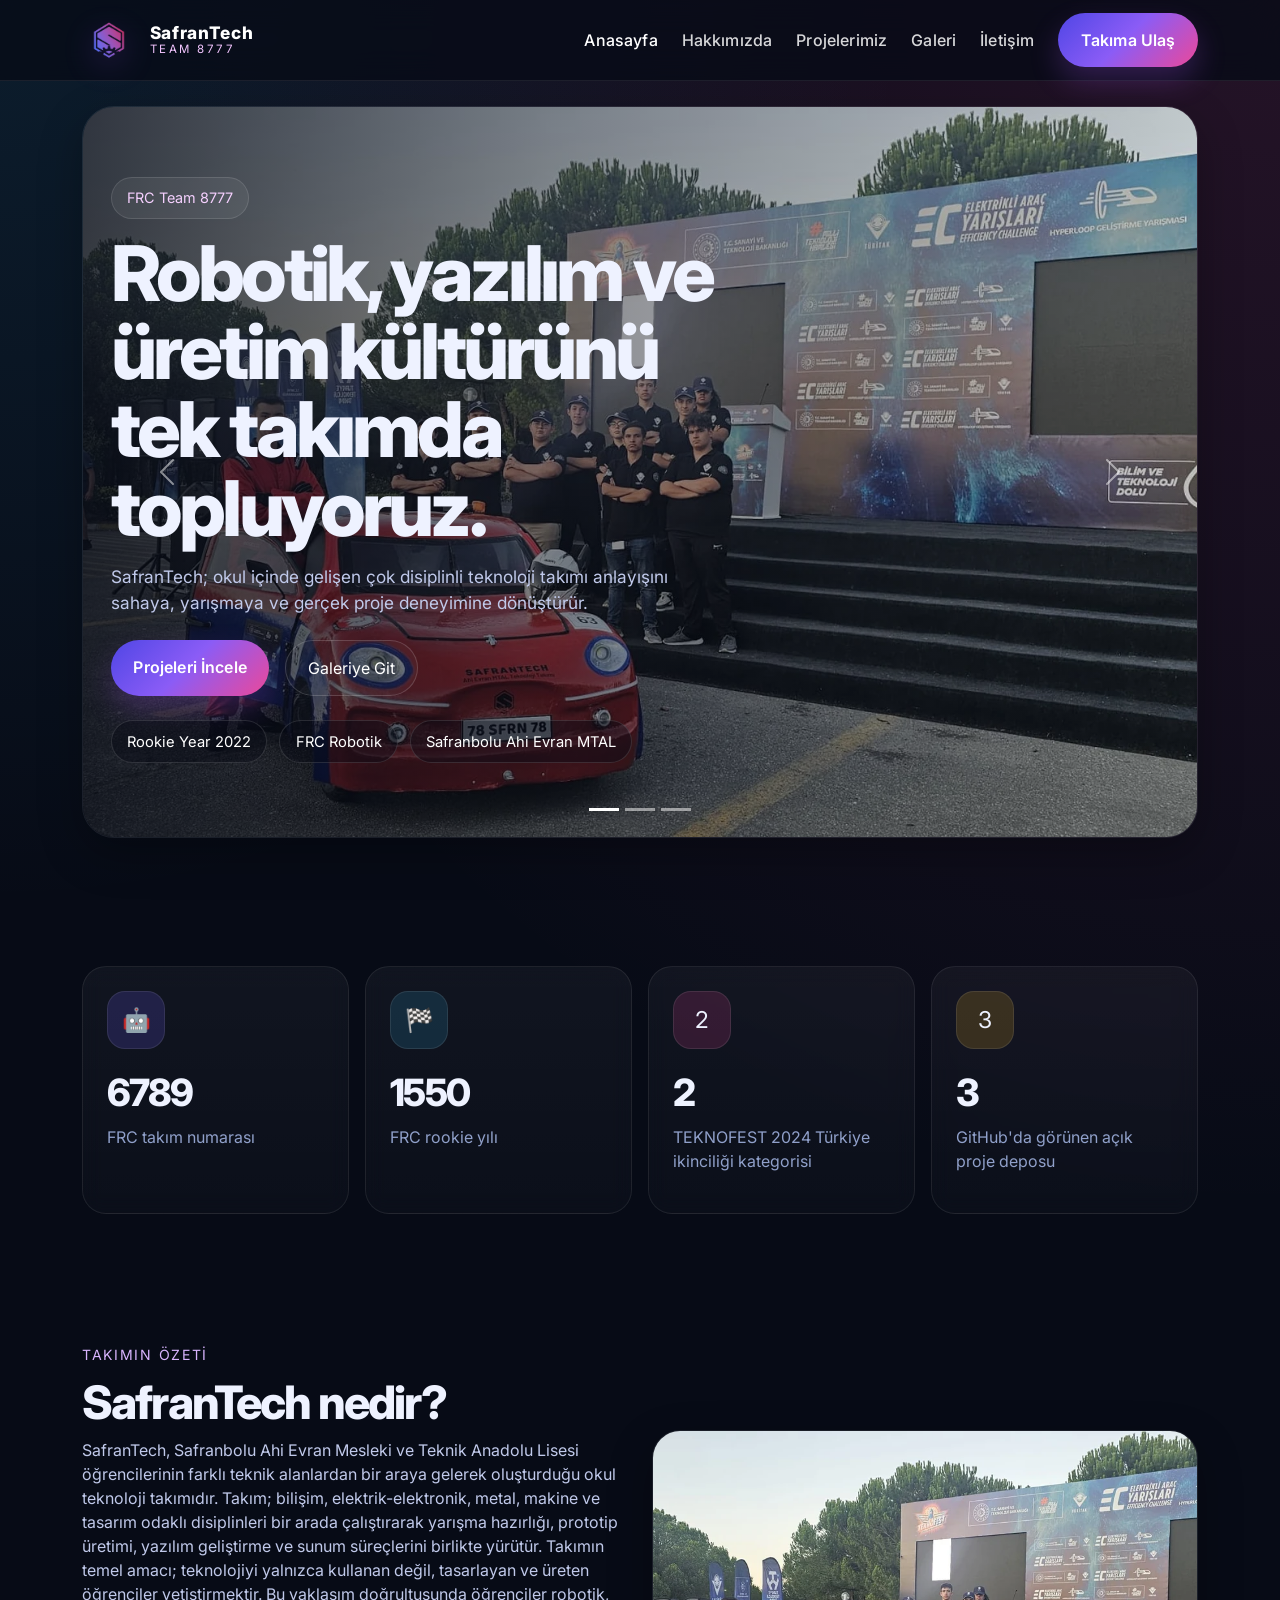
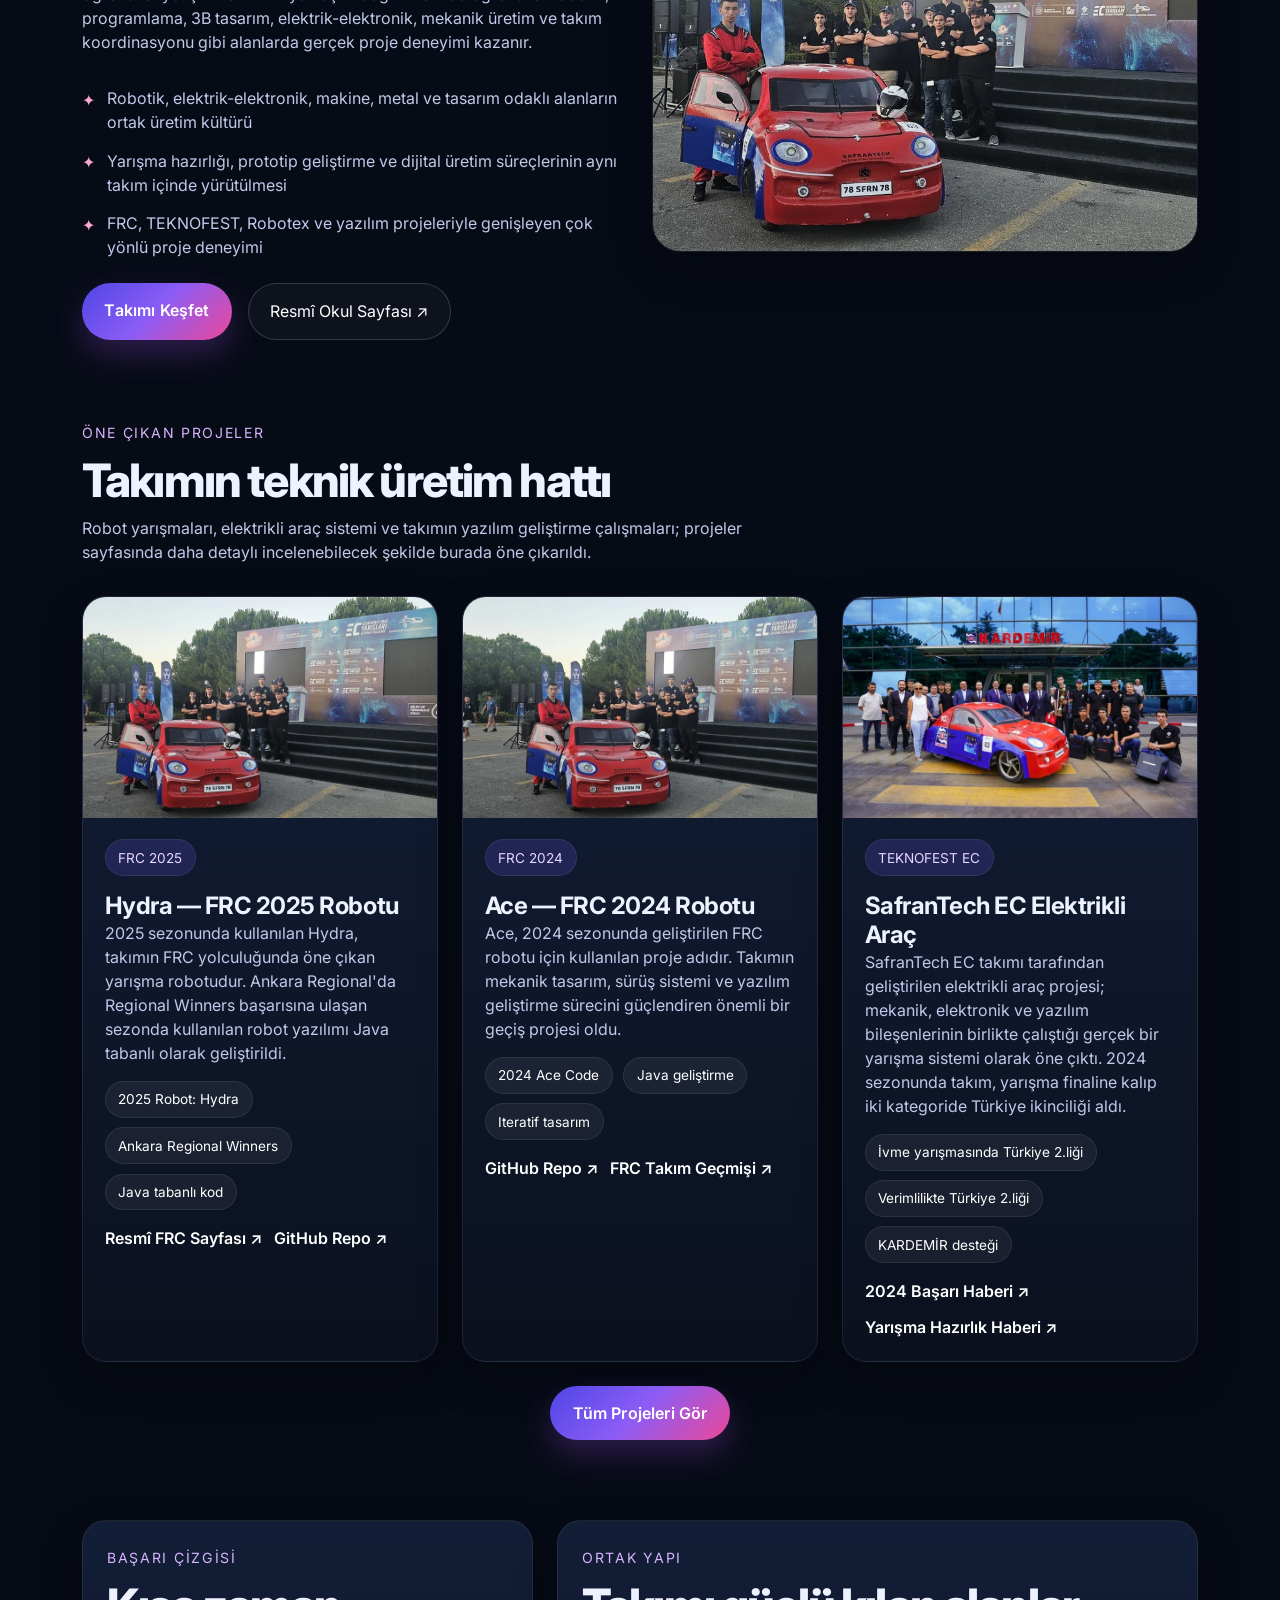
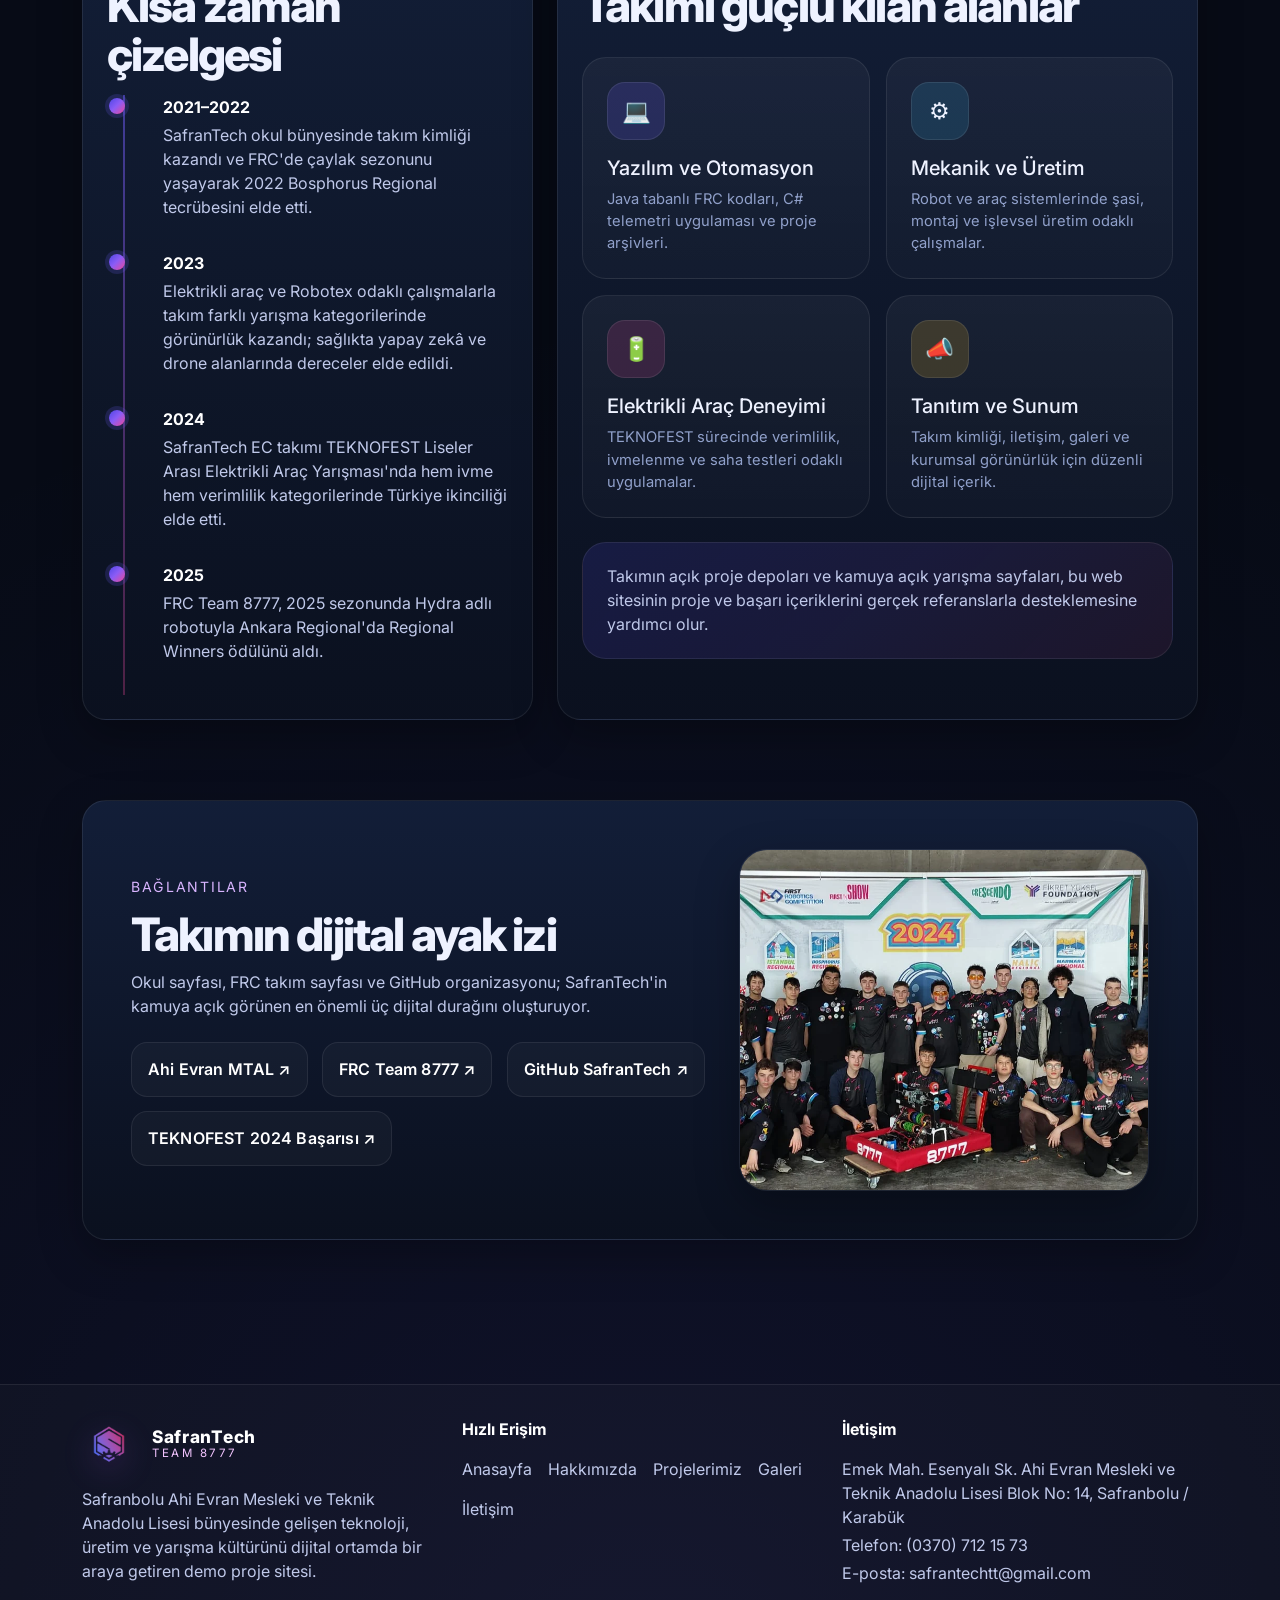
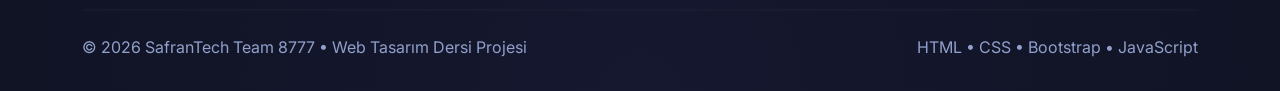
<file: index.html>
<!doctype html>
<html lang="tr">
<head>
  <meta charset="utf-8">
  <meta name="viewport" content="width=device-width, initial-scale=1">
  <title>SafranTech Team 8777 | Anasayfa</title>
  <meta name="description" content="SafranTech Team 8777 için hazırlanan, projeler, galeri, takım hikâyesi ve iletişim bilgilerini içeren premium web sitesi.">
  <link rel="icon" type="image/png" href="assets/img/logos/favicon.png">
  <link rel="preconnect" href="https://fonts.googleapis.com">
  <link rel="preconnect" href="https://fonts.gstatic.com" crossorigin>
  <link href="https://fonts.googleapis.com/css2?family=Inter:wght@400;500;600;700;800&display=swap" rel="stylesheet">
  <link href="https://cdn.jsdelivr.net/npm/bootstrap@5.3.3/dist/css/bootstrap.min.css" rel="stylesheet">
  <link rel="stylesheet" href="css/style.css">
</head>
<body>
<nav class="navbar navbar-expand-lg site-navbar fixed-top">
  <div class="container">
    <a class="navbar-brand" href="index.html" aria-label="SafranTech anasayfa">
      <img class="brand-logo" src="assets/img/logos/safrantech-logo.png" alt="SafranTech Team 8777 logosu">
      <div class="brand-text">
        <strong>SafranTech</strong>
        <span>Team 8777</span>
      </div>
    </a>
    <button class="navbar-toggler border-0 shadow-none" type="button" data-bs-toggle="collapse" data-bs-target="#mainNav" aria-label="Menüyü aç">
      <span class="navbar-toggler-icon" style="filter:invert(1);"></span>
    </button>
    <div class="collapse navbar-collapse" id="mainNav">
      <ul class="navbar-nav ms-auto align-items-lg-center gap-lg-2">
        <li class="nav-item"><a class="nav-link active" href="index.html">Anasayfa</a></li>
        <li class="nav-item"><a class="nav-link" href="about.html">Hakkımızda</a></li>
        <li class="nav-item"><a class="nav-link" href="projects.html">Projelerimiz</a></li>
        <li class="nav-item"><a class="nav-link" href="gallery.html">Galeri</a></li>
        <li class="nav-item"><a class="nav-link" href="contact.html">İletişim</a></li>
        <li class="nav-item ms-lg-2">
          <a class="btn btn-premium" href="contact.html">Takıma Ulaş</a>
        </li>
      </ul>
    </div>
  </div>
</nav>

<main>
  
<section class="section-space pt-4">
  <div class="container">
    <div class="hero-wrap">
      <div id="heroCarousel" class="carousel slide carousel-fade" data-bs-ride="carousel" data-bs-interval="4500">
        <div class="carousel-indicators"><button type="button" data-bs-target="#heroCarousel" data-bs-slide-to="0" class="active" aria-label="Slide 1"></button><button type="button" data-bs-target="#heroCarousel" data-bs-slide-to="1" class="" aria-label="Slide 2"></button><button type="button" data-bs-target="#heroCarousel" data-bs-slide-to="2" class="" aria-label="Slide 3"></button></div>
        <div class="carousel-inner">
          
        <div class="carousel-item active" style="background-image:url('assets/img/hero/hero-frc.webp');">
          <div class="hero-overlay"></div>
          <div class="container h-100 d-flex align-items-center">
            <div class="hero-content">
              <span class="eyebrow">FRC Team 8777</span>
              <h1 class="hero-title">Robotik, yazılım ve üretim kültürünü tek takımda topluyoruz.</h1>
              <p class="hero-text">SafranTech; okul içinde gelişen çok disiplinli teknoloji takımı anlayışını sahaya, yarışmaya ve gerçek proje deneyimine dönüştürür.</p>
              <div class="d-flex flex-wrap gap-3 mt-4">
                <a href="projects.html" class="btn btn-premium">Projeleri İncele</a>
                <a href="gallery.html" class="btn btn-soft">Galeriye Git</a>
              </div>
              <div class="hero-badges"><span class="hero-badge">Rookie Year 2022</span><span class="hero-badge">FRC Robotik</span><span class="hero-badge">Safranbolu Ahi Evran MTAL</span></div>
            </div>
          </div>
        </div>
        <div class="carousel-item " style="background-image:url('assets/img/hero/hero-ec.webp');">
          <div class="hero-overlay"></div>
          <div class="container h-100 d-flex align-items-center">
            <div class="hero-content">
              <span class="eyebrow">SafranTech EC</span>
              <h1 class="hero-title">Elektrikli araç geliştirme yolculuğunu sahada test ediyoruz.</h1>
              <p class="hero-text">Takımın TEKNOFEST elektrikli araç hattı; mekanik, elektronik ve yazılım disiplinlerini aynı gövde üzerinde birleştirerek gerçek yarışma deneyimi oluşturur.</p>
              <div class="d-flex flex-wrap gap-3 mt-4">
                <a href="projects.html" class="btn btn-premium">Projeleri İncele</a>
                <a href="gallery.html" class="btn btn-soft">Galeriye Git</a>
              </div>
              <div class="hero-badges"><span class="hero-badge">TEKNOFEST 2024</span><span class="hero-badge">İvme Türkiye 2.liği</span><span class="hero-badge">Verimlilik Türkiye 2.liği</span></div>
            </div>
          </div>
        </div>
        <div class="carousel-item " style="background-image:url('assets/img/hero/hero-kardemir.webp');">
          <div class="hero-overlay"></div>
          <div class="container h-100 d-flex align-items-center">
            <div class="hero-content">
              <span class="eyebrow">Takım Kimliği</span>
              <h1 class="hero-title">Okul, takım ve kurumsal görünürlüğü tek dijital vitrinde birleştiriyoruz.</h1>
              <p class="hero-text">Bu proje sitesi; başarıları, projeleri, galeri içeriklerini ve iletişim kanallarını tek çatı altında düzenli ve profesyonel biçimde sunmak için tasarlandı.</p>
              <div class="d-flex flex-wrap gap-3 mt-4">
                <a href="projects.html" class="btn btn-premium">Projeleri İncele</a>
                <a href="gallery.html" class="btn btn-soft">Galeriye Git</a>
              </div>
              <div class="hero-badges"><span class="hero-badge">Premium Tasarım</span><span class="hero-badge">Responsive Arayüz</span><span class="hero-badge">HTML + CSS + Bootstrap + JS</span></div>
            </div>
          </div>
        </div>
        </div>
        <button class="carousel-control-prev" type="button" data-bs-target="#heroCarousel" data-bs-slide="prev" aria-label="Önceki">
          <span class="carousel-control-prev-icon"></span>
        </button>
        <button class="carousel-control-next" type="button" data-bs-target="#heroCarousel" data-bs-slide="next" aria-label="Sonraki">
          <span class="carousel-control-next-icon"></span>
        </button>
      </div>
    </div>
  </div>
</section>


  <section class="section-space-sm">
    <div class="container">
      <div class="stat-grid">
        <div class="stat-card glass">
          <div class="icon-bubble">🤖</div>
          <div class="stat-number" data-counter="8777">0</div>
          <p class="stat-label">FRC takım numarası</p>
        </div>
        <div class="stat-card glass">
          <div class="icon-bubble blue">🏁</div>
          <div class="stat-number" data-counter="2022">0</div>
          <p class="stat-label">FRC rookie yılı</p>
        </div>
        <div class="stat-card glass">
          <div class="icon-bubble pink">2</div>
          <div class="stat-number" data-counter="2">0</div>
          <p class="stat-label">TEKNOFEST 2024 Türkiye ikinciliği kategorisi</p>
        </div>
        <div class="stat-card glass">
          <div class="icon-bubble gold">3</div>
          <div class="stat-number" data-counter="3">0</div>
          <p class="stat-label">GitHub'da görünen açık proje deposu</p>
        </div>
      </div>
    </div>
  </section>

  <section class="section-space">
    <div class="container">
      <div class="row g-4 align-items-center">
        <div class="col-lg-6">
          <div class="section-header">
            <span class="section-kicker">Takımın özeti</span>
            <h2 class="section-title">SafranTech nedir?</h2>
            <p class="section-desc">SafranTech, Safranbolu Ahi Evran Mesleki ve Teknik Anadolu Lisesi öğrencilerinin farklı teknik alanlardan bir araya gelerek oluşturduğu okul teknoloji takımıdır. Takım; bilişim, elektrik-elektronik, metal, makine ve tasarım odaklı disiplinleri bir arada çalıştırarak yarışma hazırlığı, prototip üretimi, yazılım geliştirme ve sunum süreçlerini birlikte yürütür. Takımın temel amacı; teknolojiyi yalnızca kullanan değil, tasarlayan ve üreten öğrenciler yetiştirmektir. Bu yaklaşım doğrultusunda öğrenciler robotik, programlama, 3B tasarım, elektrik-elektronik, mekanik üretim ve takım koordinasyonu gibi alanlarda gerçek proje deneyimi kazanır.</p>
          </div>
          <ul class="feature-list ps-0">
            <li>Robotik, elektrik-elektronik, makine, metal ve tasarım odaklı alanların ortak üretim kültürü</li>
            <li>Yarışma hazırlığı, prototip geliştirme ve dijital üretim süreçlerinin aynı takım içinde yürütülmesi</li>
            <li>FRC, TEKNOFEST, Robotex ve yazılım projeleriyle genişleyen çok yönlü proje deneyimi</li>
          </ul>
          <div class="d-flex flex-wrap gap-3 mt-4">
            <a class="btn btn-premium" href="about.html">Takımı Keşfet</a>
            <a class="btn btn-soft" href="https://ahievran.meb.k12.tr/icerikler/safrantech-robotik_15046305.html" target="_blank" rel="noopener">Resmî Okul Sayfası ↗</a>
          </div>
        </div>
        <div class="col-lg-6">
          <div class="media-frame">
            <img src="assets/img/cards/about-team.webp" alt="SafranTech FRC takım fotoğrafı">
          </div>
        </div>
      </div>
    </div>
  </section>

  <section class="section-space pt-0">
    <div class="container">
      <div class="section-header">
        <span class="section-kicker">Öne çıkan projeler</span>
        <h2 class="section-title">Takımın teknik üretim hattı</h2>
        <p class="section-desc">Robot yarışmaları, elektrikli araç sistemi ve takımın yazılım geliştirme çalışmaları; projeler sayfasında daha detaylı incelenebilecek şekilde burada öne çıkarıldı.</p>
      </div>
      <div class="row g-4">
        
<div class="col-md-6 col-xl-4" data-project-wrapper>
  <article class="card-premium project-item" data-categories="all robotik yazılım başarı" data-keywords="hydra frc 2025 ankara regional winners reefscape java wpilib robot yarışma takım 8777">
    <img class="project-cover" src="assets/img/cards/project-hydra.webp" alt="Hydra — FRC 2025 Robotu">
    <div class="card-body">
      <span class="badge-premium category">FRC 2025</span>
      <h3 class="card-title h4 mt-3">Hydra — FRC 2025 Robotu</h3>
      <p class="card-text">2025 sezonunda kullanılan Hydra, takımın FRC yolculuğunda öne çıkan yarışma robotudur. Ankara Regional&#x27;da Regional Winners başarısına ulaşan sezonda kullanılan robot yazılımı Java tabanlı olarak geliştirildi.</p>
      <div class="project-meta"><span class="badge-premium">2025 Robot: Hydra</span><span class="badge-premium">Ankara Regional Winners</span><span class="badge-premium">Java tabanlı kod</span></div>
      <div class="project-links"><a class="link-inline" href="https://frc-events.firstinspires.org/2025/team/8777" target="_blank" rel="noopener">Resmî FRC Sayfası ↗</a><a class="link-inline" href="https://github.com/SafranTech/safrantech-arcade-drive-2025" target="_blank" rel="noopener">GitHub Repo ↗</a></div>
    </div>
  </article>
</div>
<div class="col-md-6 col-xl-4" data-project-wrapper>
  <article class="card-premium project-item" data-categories="all robotik yazılım" data-keywords="ace frc 2024 haliç regional robot java tasarım geliştirme 8777">
    <img class="project-cover" src="assets/img/cards/project-ace.webp" alt="Ace — FRC 2024 Robotu">
    <div class="card-body">
      <span class="badge-premium category">FRC 2024</span>
      <h3 class="card-title h4 mt-3">Ace — FRC 2024 Robotu</h3>
      <p class="card-text">Ace, 2024 sezonunda geliştirilen FRC robotu için kullanılan proje adıdır. Takımın mekanik tasarım, sürüş sistemi ve yazılım geliştirme sürecini güçlendiren önemli bir geçiş projesi oldu.</p>
      <div class="project-meta"><span class="badge-premium">2024 Ace Code</span><span class="badge-premium">Java geliştirme</span><span class="badge-premium">Iteratif tasarım</span></div>
      <div class="project-links"><a class="link-inline" href="https://github.com/SafranTech/safrantech-arcade-drive-2024" target="_blank" rel="noopener">GitHub Repo ↗</a><a class="link-inline" href="https://frc-events.firstinspires.org/team/8777" target="_blank" rel="noopener">FRC Takım Geçmişi ↗</a></div>
    </div>
  </article>
</div>
<div class="col-md-6 col-xl-4" data-project-wrapper>
  <article class="card-premium project-item" data-categories="all elektrikli-arac başarı" data-keywords="safrantech ec teknofest elektrikli araç ivme verimlilik türkiye ikincisi kardemir">
    <img class="project-cover" src="assets/img/cards/project-ec.webp" alt="SafranTech EC Elektrikli Araç">
    <div class="card-body">
      <span class="badge-premium category">TEKNOFEST EC</span>
      <h3 class="card-title h4 mt-3">SafranTech EC Elektrikli Araç</h3>
      <p class="card-text">SafranTech EC takımı tarafından geliştirilen elektrikli araç projesi; mekanik, elektronik ve yazılım bileşenlerinin birlikte çalıştığı gerçek bir yarışma sistemi olarak öne çıktı. 2024 sezonunda takım, yarışma finaline kalıp iki kategoride Türkiye ikinciliği aldı.</p>
      <div class="project-meta"><span class="badge-premium">İvme yarışmasında Türkiye 2.liği</span><span class="badge-premium">Verimlilikte Türkiye 2.liği</span><span class="badge-premium">KARDEMİR desteği</span></div>
      <div class="project-links"><a class="link-inline" href="https://ahievran.meb.k12.tr/icerikler/teknofest-2024te-safrantech-ruzgari_15344431.html" target="_blank" rel="noopener">2024 Başarı Haberi ↗</a><a class="link-inline" href="https://ahievran.meb.k12.tr/icerikler/safrantech-takimimiz-teknofest-icin-hazir_15329577.html" target="_blank" rel="noopener">Yarışma Hazırlık Haberi ↗</a></div>
    </div>
  </article>
</div>
      </div>
      <div class="text-center mt-4">
        <a href="projects.html" class="btn btn-premium">Tüm Projeleri Gör</a>
      </div>
    </div>
  </section>

  <section class="section-space pt-0">
    <div class="container">
      <div class="row g-4">
        <div class="col-lg-5">
          <div class="card-premium p-4 h-100">
            <span class="section-kicker">Başarı çizgisi</span>
            <h2 class="section-title">Kısa zaman çizelgesi</h2>
            <div class="timeline">
              <div class="timeline-item"><span class="timeline-dot"></span><div class="timeline-year">2021–2022</div><p class="timeline-text">SafranTech okul bünyesinde takım kimliği kazandı ve FRC&#x27;de çaylak sezonunu yaşayarak 2022 Bosphorus Regional tecrübesini elde etti.</p></div><div class="timeline-item"><span class="timeline-dot"></span><div class="timeline-year">2023</div><p class="timeline-text">Elektrikli araç ve Robotex odaklı çalışmalarla takım farklı yarışma kategorilerinde görünürlük kazandı; sağlıkta yapay zekâ ve drone alanlarında dereceler elde edildi.</p></div><div class="timeline-item"><span class="timeline-dot"></span><div class="timeline-year">2024</div><p class="timeline-text">SafranTech EC takımı TEKNOFEST Liseler Arası Elektrikli Araç Yarışması&#x27;nda hem ivme hem verimlilik kategorilerinde Türkiye ikinciliği elde etti.</p></div><div class="timeline-item"><span class="timeline-dot"></span><div class="timeline-year">2025</div><p class="timeline-text">FRC Team 8777, 2025 sezonunda Hydra adlı robotuyla Ankara Regional&#x27;da Regional Winners ödülünü aldı.</p></div>
            </div>
          </div>
        </div>
        <div class="col-lg-7">
          <div class="card-premium p-4 h-100">
            <span class="section-kicker">Ortak yapı</span>
            <h2 class="section-title">Takımı güçlü kılan alanlar</h2>
            <div class="row g-3 mt-1">
              <div class="col-md-6">
                <div class="stat-card h-100">
                  <div class="icon-bubble">💻</div>
                  <h3 class="h5">Yazılım ve Otomasyon</h3>
                  <p class="small-note mb-0">Java tabanlı FRC kodları, C# telemetri uygulaması ve proje arşivleri.</p>
                </div>
              </div>
              <div class="col-md-6">
                <div class="stat-card h-100">
                  <div class="icon-bubble blue">⚙️</div>
                  <h3 class="h5">Mekanik ve Üretim</h3>
                  <p class="small-note mb-0">Robot ve araç sistemlerinde şasi, montaj ve işlevsel üretim odaklı çalışmalar.</p>
                </div>
              </div>
              <div class="col-md-6">
                <div class="stat-card h-100">
                  <div class="icon-bubble pink">🔋</div>
                  <h3 class="h5">Elektrikli Araç Deneyimi</h3>
                  <p class="small-note mb-0">TEKNOFEST sürecinde verimlilik, ivmelenme ve saha testleri odaklı uygulamalar.</p>
                </div>
              </div>
              <div class="col-md-6">
                <div class="stat-card h-100">
                  <div class="icon-bubble gold">📣</div>
                  <h3 class="h5">Tanıtım ve Sunum</h3>
                  <p class="small-note mb-0">Takım kimliği, iletişim, galeri ve kurumsal görünürlük için düzenli dijital içerik.</p>
                </div>
              </div>
            </div>
            <div class="callout mt-4">
              <p class="mb-0 text-soft">Takımın açık proje depoları ve kamuya açık yarışma sayfaları, bu web sitesinin proje ve başarı içeriklerini gerçek referanslarla desteklemesine yardımcı olur.</p>
            </div>
          </div>
        </div>
      </div>
    </div>
  </section>

  <section class="section-space pt-0">
    <div class="container">
      <div class="card-premium p-4 p-lg-5">
        <div class="row g-4 align-items-center">
          <div class="col-lg-7">
            <span class="section-kicker">Bağlantılar</span>
            <h2 class="section-title">Takımın dijital ayak izi</h2>
            <p class="section-desc">Okul sayfası, FRC takım sayfası ve GitHub organizasyonu; SafranTech'in kamuya açık görünen en önemli üç dijital durağını oluşturuyor.</p>
            <div class="partner-strip mt-4">
              <a class="partner-item" href="https://ahievran.meb.k12.tr/" target="_blank" rel="noopener">Ahi Evran MTAL ↗</a>
              <a class="partner-item" href="https://frc-events.firstinspires.org/team/8777" target="_blank" rel="noopener">FRC Team 8777 ↗</a>
              <a class="partner-item" href="https://github.com/safrantech" target="_blank" rel="noopener">GitHub SafranTech ↗</a>
              <a class="partner-item" href="https://ahievran.meb.k12.tr/icerikler/teknofest-2024te-safrantech-ruzgari_15344431.html" target="_blank" rel="noopener">TEKNOFEST 2024 Başarısı ↗</a>
            </div>
          </div>
          <div class="col-lg-5">
            <div class="media-frame small">
              <img src="assets/img/cards/about-kardemir.webp" alt="SafranTech araç ve takım fotoğrafı">
            </div>
          </div>
        </div>
      </div>
    </div>
  </section>
</main>

<footer class="footer">
  <div class="container">
    <div class="row g-4 align-items-start">
      <div class="col-lg-4">
        <div class="d-flex align-items-center gap-3 mb-3">
          <img class="brand-logo" src="assets/img/logos/safrantech-logo.png" alt="SafranTech logosu">
          <div class="brand-text">
            <strong>SafranTech</strong>
            <span>Team 8777</span>
          </div>
        </div>
        <p class="text-soft mb-0">Safranbolu Ahi Evran Mesleki ve Teknik Anadolu Lisesi bünyesinde gelişen teknoloji, üretim ve yarışma kültürünü dijital ortamda bir araya getiren demo proje sitesi.</p>
      </div>
      <div class="col-lg-4">
        <p class="footer-title mb-3">Hızlı Erişim</p>
        <div class="footer-list">
          <a href="index.html">Anasayfa</a>
          <a href="about.html">Hakkımızda</a>
          <a href="projects.html">Projelerimiz</a>
          <a href="gallery.html">Galeri</a>
          <a href="contact.html">İletişim</a>
        </div>
      </div>
      <div class="col-lg-4">
        <p class="footer-title mb-3">İletişim</p>
        <p class="mb-1 text-soft">Emek Mah. Esenyalı Sk. Ahi Evran Mesleki ve Teknik Anadolu Lisesi Blok No: 14, Safranbolu / Karabük</p>
        <p class="mb-1 text-soft">Telefon: (0370) 712 15 73</p>
        <p class="mb-0 text-soft">E-posta: <a href="mailto:safrantechtt@gmail.com">safrantechtt@gmail.com</a></p>
      </div>
    </div>
    <hr class="border-premium my-4">
    <div class="d-flex flex-column flex-md-row justify-content-between gap-2">
      <p class="mb-0 text-muted-premium">© <span data-current-year></span> SafranTech Team 8777 • Web Tasarım Dersi Projesi</p>
      <p class="mb-0 text-muted-premium">HTML • CSS • Bootstrap • JavaScript</p>
    </div>
  </div>
</footer>

<button id="backToTop" class="back-to-top" aria-label="Yukarı çık">↑</button>

<script src="https://cdn.jsdelivr.net/npm/bootstrap@5.3.3/dist/js/bootstrap.bundle.min.js"></script>
<script src="js/main.js"></script>
</body>
</html>
</file>
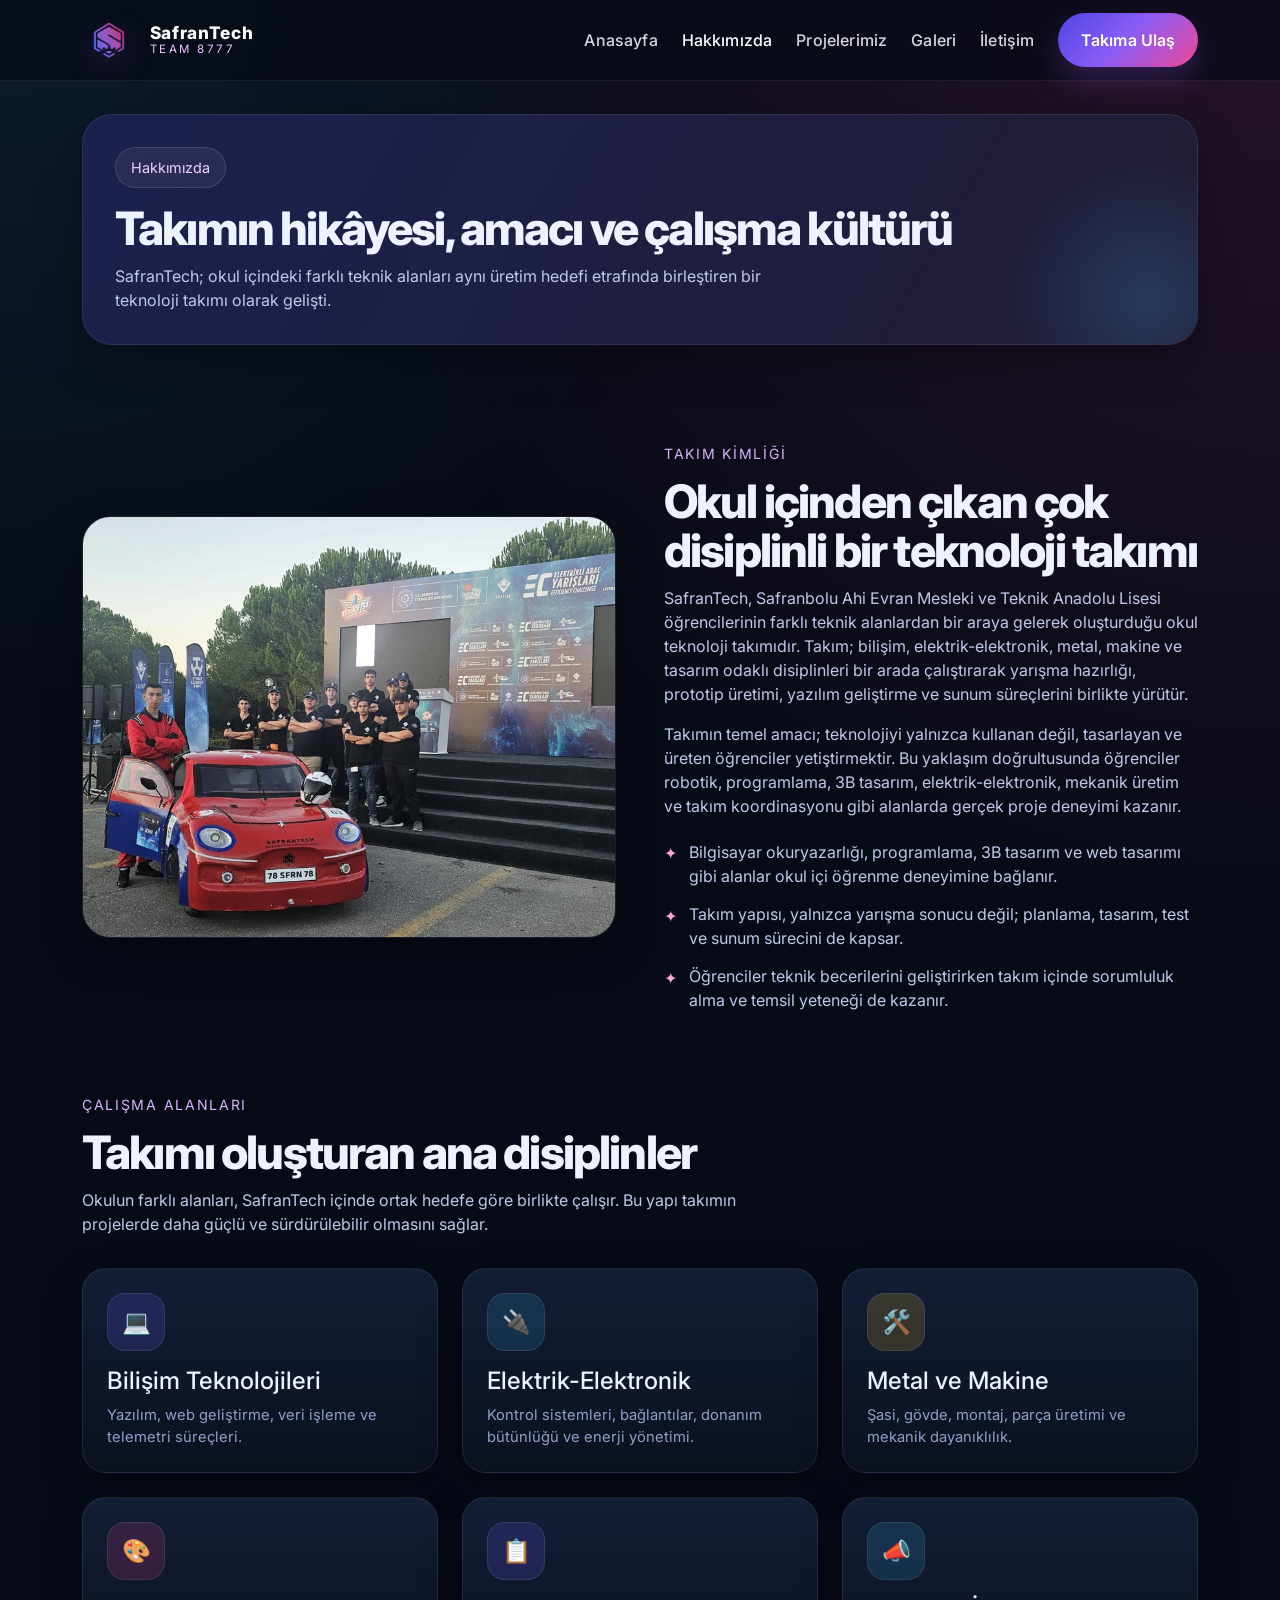
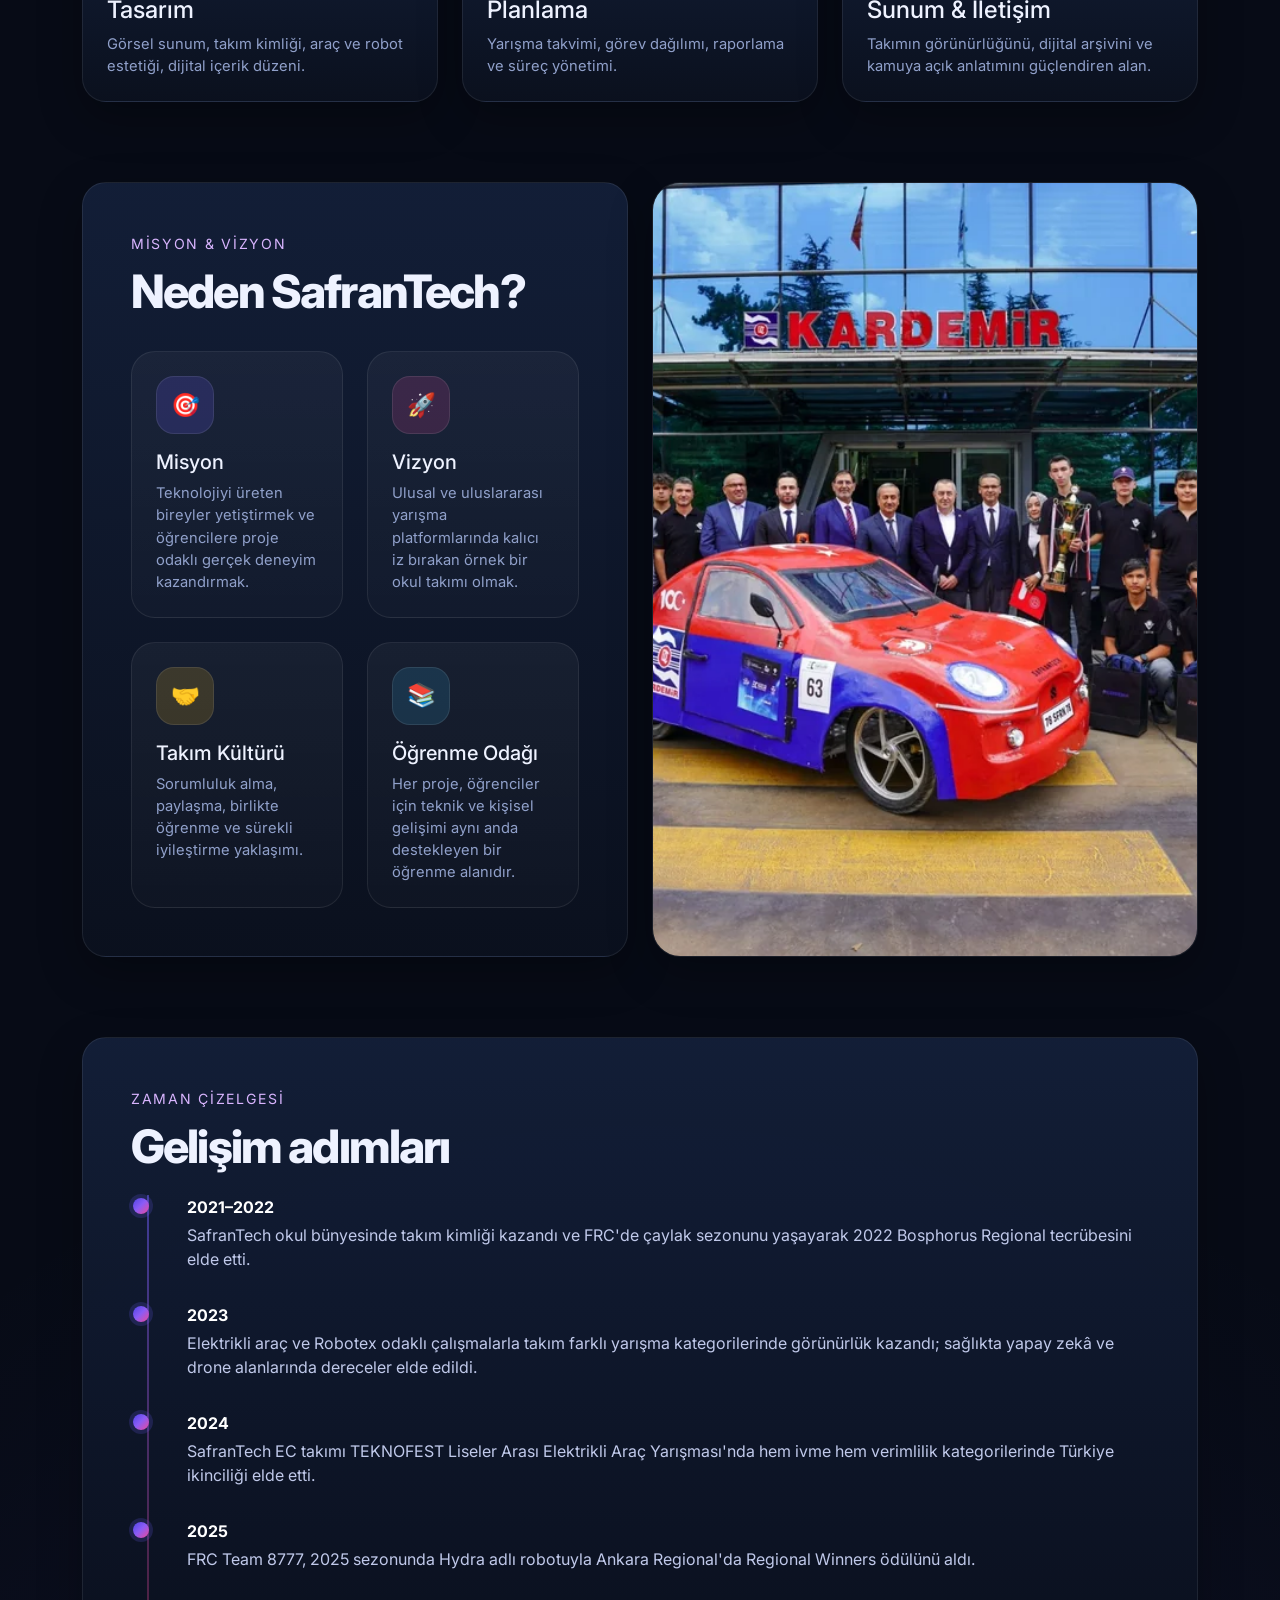
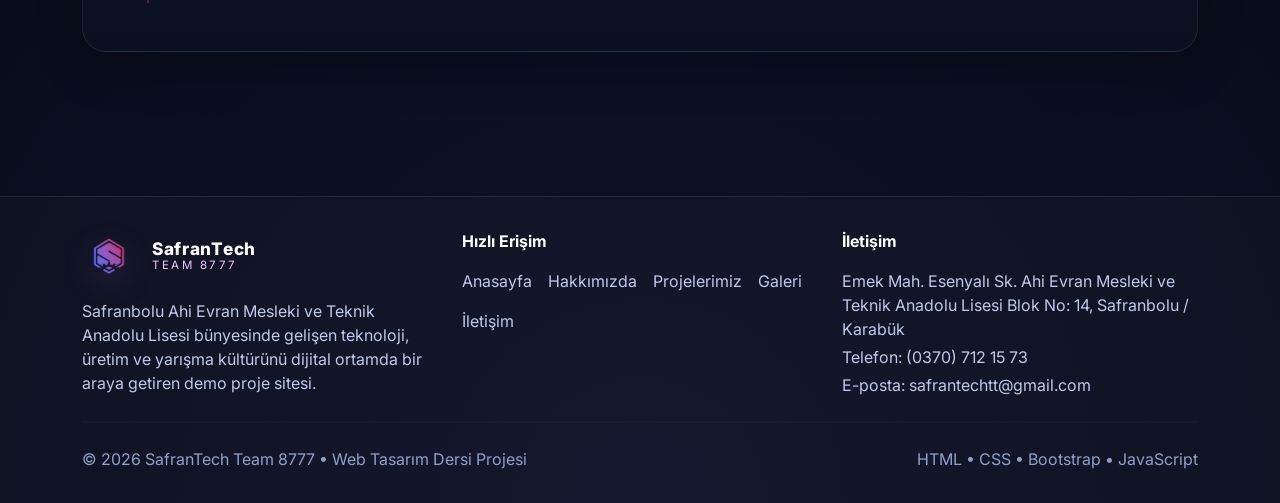
<file: about.html>
<!doctype html>
<html lang="tr">
<head>
  <meta charset="utf-8">
  <meta name="viewport" content="width=device-width, initial-scale=1">
  <title>SafranTech Team 8777 | Hakkımızda</title>
  <meta name="description" content="SafranTech Team 8777 takım hikâyesi, misyonu, alanları ve zaman çizelgesi.">
  <link rel="icon" type="image/png" href="assets/img/logos/favicon.png">
  <link rel="preconnect" href="https://fonts.googleapis.com">
  <link rel="preconnect" href="https://fonts.gstatic.com" crossorigin>
  <link href="https://fonts.googleapis.com/css2?family=Inter:wght@400;500;600;700;800&display=swap" rel="stylesheet">
  <link href="https://cdn.jsdelivr.net/npm/bootstrap@5.3.3/dist/css/bootstrap.min.css" rel="stylesheet">
  <link rel="stylesheet" href="css/style.css">
</head>
<body>
<nav class="navbar navbar-expand-lg site-navbar fixed-top">
  <div class="container">
    <a class="navbar-brand" href="index.html" aria-label="SafranTech anasayfa">
      <img class="brand-logo" src="assets/img/logos/safrantech-logo.png" alt="SafranTech Team 8777 logosu">
      <div class="brand-text">
        <strong>SafranTech</strong>
        <span>Team 8777</span>
      </div>
    </a>
    <button class="navbar-toggler border-0 shadow-none" type="button" data-bs-toggle="collapse" data-bs-target="#mainNav" aria-label="Menüyü aç">
      <span class="navbar-toggler-icon" style="filter:invert(1);"></span>
    </button>
    <div class="collapse navbar-collapse" id="mainNav">
      <ul class="navbar-nav ms-auto align-items-lg-center gap-lg-2">
        <li class="nav-item"><a class="nav-link" href="index.html">Anasayfa</a></li>
<li class="nav-item"><a class="nav-link active" href="about.html">Hakkımızda</a></li>
<li class="nav-item"><a class="nav-link" href="projects.html">Projelerimiz</a></li>
<li class="nav-item"><a class="nav-link" href="gallery.html">Galeri</a></li>
<li class="nav-item"><a class="nav-link" href="contact.html">İletişim</a></li>
        <li class="nav-item ms-lg-2">
          <a class="btn btn-premium" href="contact.html">Takıma Ulaş</a>
        </li>
      </ul>
    </div>
  </div>
</nav>

<main>
  
<section class="page-hero">
  <div class="container">
    <div class="page-banner shadow-premium">
      <span class="eyebrow">Hakkımızda</span>
      <h1 class="section-title mt-3">Takımın hikâyesi, amacı ve çalışma kültürü</h1>
      <p class="section-desc mb-0">SafranTech; okul içindeki farklı teknik alanları aynı üretim hedefi etrafında birleştiren bir teknoloji takımı olarak gelişti.</p>
    </div>
  </div>
</section>


  <section class="section-space">
    <div class="container">
      <div class="row g-5 align-items-center">
        <div class="col-lg-6">
          <div class="media-frame">
            <img src="assets/img/cards/about-team.webp" alt="SafranTech takım fotoğrafı">
          </div>
        </div>
        <div class="col-lg-6">
          <span class="section-kicker">Takım kimliği</span>
          <h2 class="section-title">Okul içinden çıkan çok disiplinli bir teknoloji takımı</h2>
          <p class="section-desc">SafranTech, Safranbolu Ahi Evran Mesleki ve Teknik Anadolu Lisesi öğrencilerinin farklı teknik alanlardan bir araya gelerek oluşturduğu okul teknoloji takımıdır. Takım; bilişim, elektrik-elektronik, metal, makine ve tasarım odaklı disiplinleri bir arada çalıştırarak yarışma hazırlığı, prototip üretimi, yazılım geliştirme ve sunum süreçlerini birlikte yürütür.</p>
          <p class="section-desc mt-3">Takımın temel amacı; teknolojiyi yalnızca kullanan değil, tasarlayan ve üreten öğrenciler yetiştirmektir. Bu yaklaşım doğrultusunda öğrenciler robotik, programlama, 3B tasarım, elektrik-elektronik, mekanik üretim ve takım koordinasyonu gibi alanlarda gerçek proje deneyimi kazanır.</p>
          <ul class="feature-list ps-0">
            <li>Bilgisayar okuryazarlığı, programlama, 3B tasarım ve web tasarımı gibi alanlar okul içi öğrenme deneyimine bağlanır.</li>
            <li>Takım yapısı, yalnızca yarışma sonucu değil; planlama, tasarım, test ve sunum sürecini de kapsar.</li>
            <li>Öğrenciler teknik becerilerini geliştirirken takım içinde sorumluluk alma ve temsil yeteneği de kazanır.</li>
          </ul>
        </div>
      </div>
    </div>
  </section>

  <section class="section-space pt-0">
    <div class="container">
      <div class="section-header">
        <span class="section-kicker">Çalışma alanları</span>
        <h2 class="section-title">Takımı oluşturan ana disiplinler</h2>
        <p class="section-desc">Okulun farklı alanları, SafranTech içinde ortak hedefe göre birlikte çalışır. Bu yapı takımın projelerde daha güçlü ve sürdürülebilir olmasını sağlar.</p>
      </div>
      <div class="row g-4">
        <div class="col-md-6 col-xl-4"><div class="card-premium p-4 h-100"><div class="icon-bubble">💻</div><h3 class="h4">Bilişim Teknolojileri</h3><p class="small-note mb-0">Yazılım, web geliştirme, veri işleme ve telemetri süreçleri.</p></div></div>
        <div class="col-md-6 col-xl-4"><div class="card-premium p-4 h-100"><div class="icon-bubble blue">🔌</div><h3 class="h4">Elektrik-Elektronik</h3><p class="small-note mb-0">Kontrol sistemleri, bağlantılar, donanım bütünlüğü ve enerji yönetimi.</p></div></div>
        <div class="col-md-6 col-xl-4"><div class="card-premium p-4 h-100"><div class="icon-bubble gold">🛠️</div><h3 class="h4">Metal ve Makine</h3><p class="small-note mb-0">Şasi, gövde, montaj, parça üretimi ve mekanik dayanıklılık.</p></div></div>
        <div class="col-md-6 col-xl-4"><div class="card-premium p-4 h-100"><div class="icon-bubble pink">🎨</div><h3 class="h4">Tasarım</h3><p class="small-note mb-0">Görsel sunum, takım kimliği, araç ve robot estetiği, dijital içerik düzeni.</p></div></div>
        <div class="col-md-6 col-xl-4"><div class="card-premium p-4 h-100"><div class="icon-bubble">📋</div><h3 class="h4">Planlama</h3><p class="small-note mb-0">Yarışma takvimi, görev dağılımı, raporlama ve süreç yönetimi.</p></div></div>
        <div class="col-md-6 col-xl-4"><div class="card-premium p-4 h-100"><div class="icon-bubble blue">📣</div><h3 class="h4">Sunum & İletişim</h3><p class="small-note mb-0">Takımın görünürlüğünü, dijital arşivini ve kamuya açık anlatımını güçlendiren alan.</p></div></div>
      </div>
    </div>
  </section>

  <section class="section-space pt-0">
    <div class="container">
      <div class="row g-4">
        <div class="col-lg-6">
          <div class="card-premium p-4 p-lg-5 h-100">
            <span class="section-kicker">Misyon & vizyon</span>
            <h2 class="section-title">Neden SafranTech?</h2>
            <div class="row g-4 mt-1">
              <div class="col-md-6">
                <div class="stat-card h-100">
                  <div class="icon-bubble">🎯</div>
                  <h3 class="h5">Misyon</h3>
                  <p class="small-note mb-0">Teknolojiyi üreten bireyler yetiştirmek ve öğrencilere proje odaklı gerçek deneyim kazandırmak.</p>
                </div>
              </div>
              <div class="col-md-6">
                <div class="stat-card h-100">
                  <div class="icon-bubble pink">🚀</div>
                  <h3 class="h5">Vizyon</h3>
                  <p class="small-note mb-0">Ulusal ve uluslararası yarışma platformlarında kalıcı iz bırakan örnek bir okul takımı olmak.</p>
                </div>
              </div>
              <div class="col-md-6">
                <div class="stat-card h-100">
                  <div class="icon-bubble gold">🤝</div>
                  <h3 class="h5">Takım Kültürü</h3>
                  <p class="small-note mb-0">Sorumluluk alma, paylaşma, birlikte öğrenme ve sürekli iyileştirme yaklaşımı.</p>
                </div>
              </div>
              <div class="col-md-6">
                <div class="stat-card h-100">
                  <div class="icon-bubble blue">📚</div>
                  <h3 class="h5">Öğrenme Odağı</h3>
                  <p class="small-note mb-0">Her proje, öğrenciler için teknik ve kişisel gelişimi aynı anda destekleyen bir öğrenme alanıdır.</p>
                </div>
              </div>
            </div>
          </div>
        </div>
        <div class="col-lg-6">
          <div class="media-frame h-100">
            <img src="assets/img/cards/about-ec.webp" alt="SafranTech EC yarışma fotoğrafı">
          </div>
        </div>
      </div>
    </div>
  </section>

  <section class="section-space pt-0">
    <div class="container">
      <div class="card-premium p-4 p-lg-5">
        <span class="section-kicker">Zaman çizelgesi</span>
        <h2 class="section-title">Gelişim adımları</h2>
        <div class="timeline mt-4">
          <div class="timeline-item"><span class="timeline-dot"></span><div class="timeline-year">2021–2022</div><p class="timeline-text">SafranTech okul bünyesinde takım kimliği kazandı ve FRC&#x27;de çaylak sezonunu yaşayarak 2022 Bosphorus Regional tecrübesini elde etti.</p></div><div class="timeline-item"><span class="timeline-dot"></span><div class="timeline-year">2023</div><p class="timeline-text">Elektrikli araç ve Robotex odaklı çalışmalarla takım farklı yarışma kategorilerinde görünürlük kazandı; sağlıkta yapay zekâ ve drone alanlarında dereceler elde edildi.</p></div><div class="timeline-item"><span class="timeline-dot"></span><div class="timeline-year">2024</div><p class="timeline-text">SafranTech EC takımı TEKNOFEST Liseler Arası Elektrikli Araç Yarışması&#x27;nda hem ivme hem verimlilik kategorilerinde Türkiye ikinciliği elde etti.</p></div><div class="timeline-item"><span class="timeline-dot"></span><div class="timeline-year">2025</div><p class="timeline-text">FRC Team 8777, 2025 sezonunda Hydra adlı robotuyla Ankara Regional&#x27;da Regional Winners ödülünü aldı.</p></div>
        </div>
      </div>
    </div>
  </section>
</main>

<footer class="footer">
  <div class="container">
    <div class="row g-4 align-items-start">
      <div class="col-lg-4">
        <div class="d-flex align-items-center gap-3 mb-3">
          <img class="brand-logo" src="assets/img/logos/safrantech-logo.png" alt="SafranTech logosu">
          <div class="brand-text">
            <strong>SafranTech</strong>
            <span>Team 8777</span>
          </div>
        </div>
        <p class="text-soft mb-0">Safranbolu Ahi Evran Mesleki ve Teknik Anadolu Lisesi bünyesinde gelişen teknoloji, üretim ve yarışma kültürünü dijital ortamda bir araya getiren demo proje sitesi.</p>
      </div>
      <div class="col-lg-4">
        <p class="footer-title mb-3">Hızlı Erişim</p>
        <div class="footer-list">
          <a href="index.html">Anasayfa</a>
          <a href="about.html">Hakkımızda</a>
          <a href="projects.html">Projelerimiz</a>
          <a href="gallery.html">Galeri</a>
          <a href="contact.html">İletişim</a>
        </div>
      </div>
      <div class="col-lg-4">
        <p class="footer-title mb-3">İletişim</p>
        <p class="mb-1 text-soft">Emek Mah. Esenyalı Sk. Ahi Evran Mesleki ve Teknik Anadolu Lisesi Blok No: 14, Safranbolu / Karabük</p>
        <p class="mb-1 text-soft">Telefon: (0370) 712 15 73</p>
        <p class="mb-0 text-soft">E-posta: <a href="mailto:safrantechtt@gmail.com">safrantechtt@gmail.com</a></p>
      </div>
    </div>
    <hr class="border-premium my-4">
    <div class="d-flex flex-column flex-md-row justify-content-between gap-2">
      <p class="mb-0 text-muted-premium">© <span data-current-year></span> SafranTech Team 8777 • Web Tasarım Dersi Projesi</p>
      <p class="mb-0 text-muted-premium">HTML • CSS • Bootstrap • JavaScript</p>
    </div>
  </div>
</footer>

<button id="backToTop" class="back-to-top" aria-label="Yukarı çık">↑</button>

<script src="https://cdn.jsdelivr.net/npm/bootstrap@5.3.3/dist/js/bootstrap.bundle.min.js"></script>
<script src="js/main.js"></script>
</body>
</html>
</file>
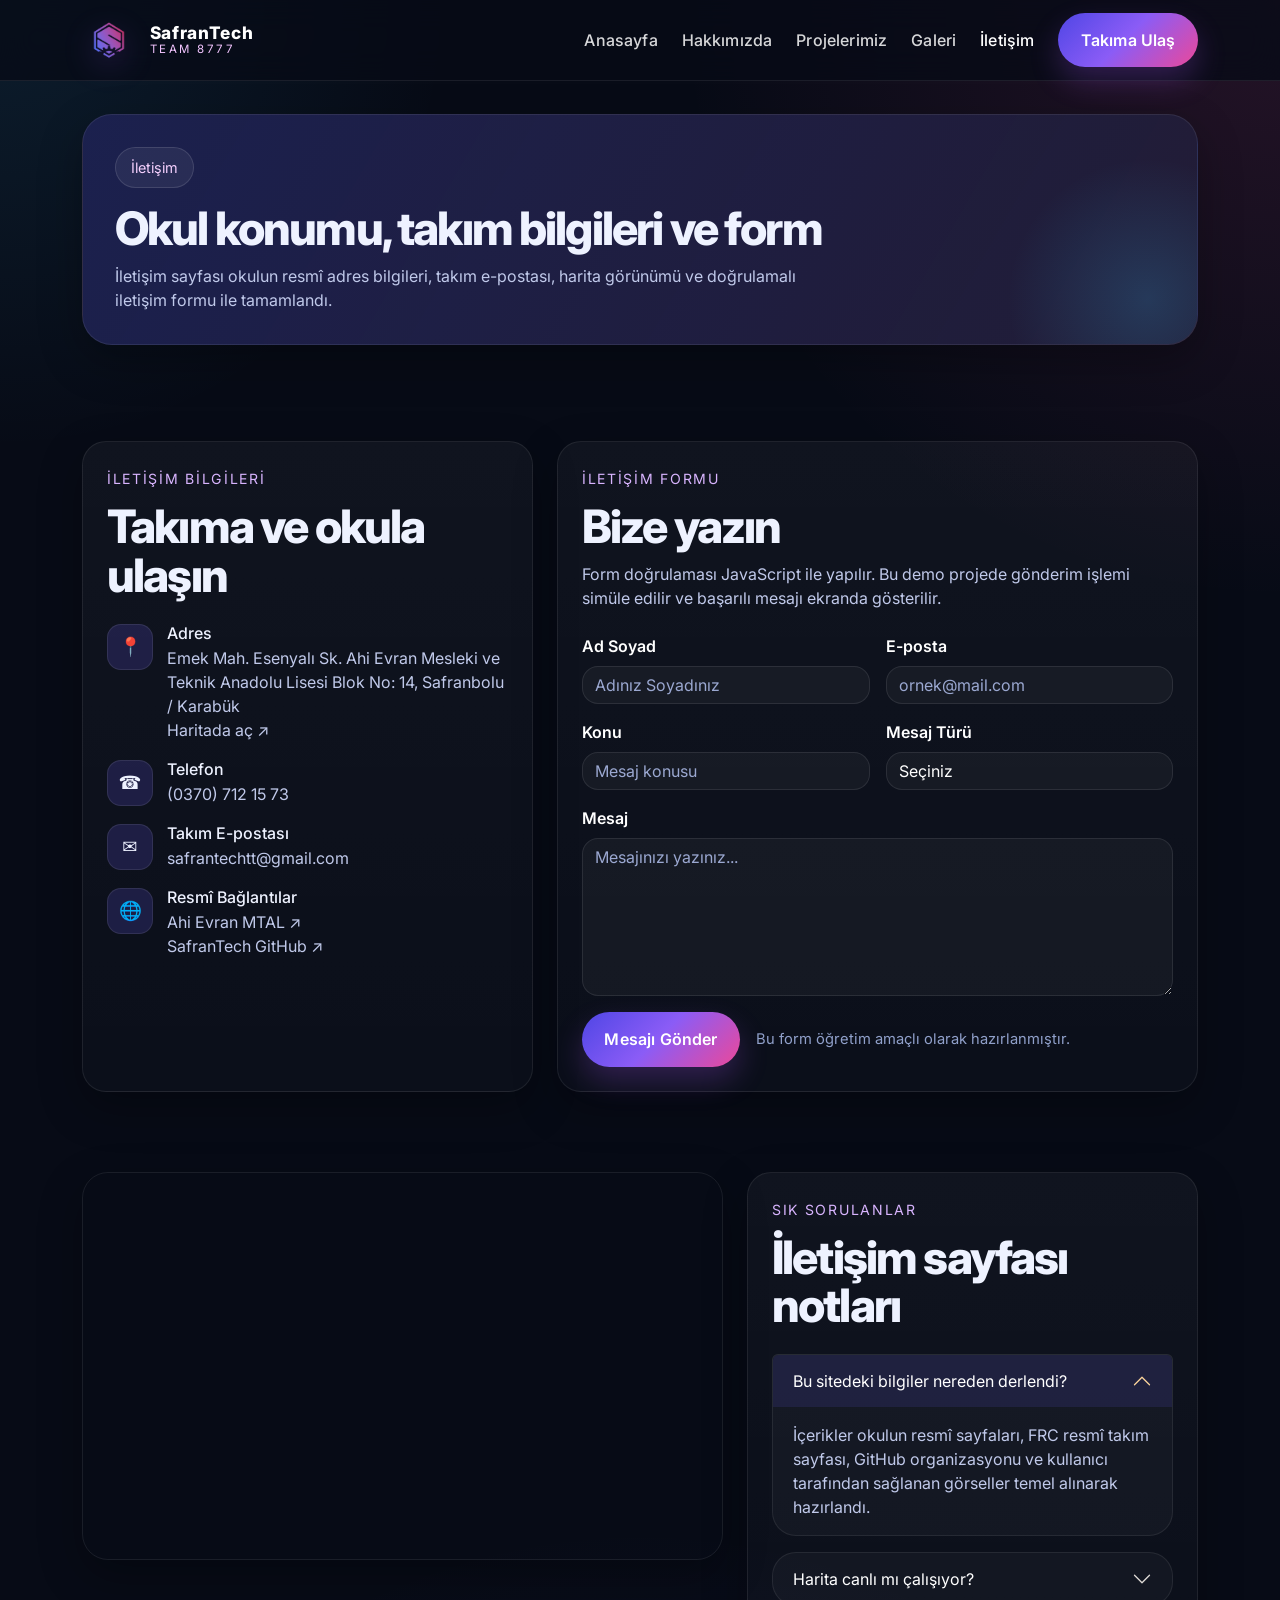
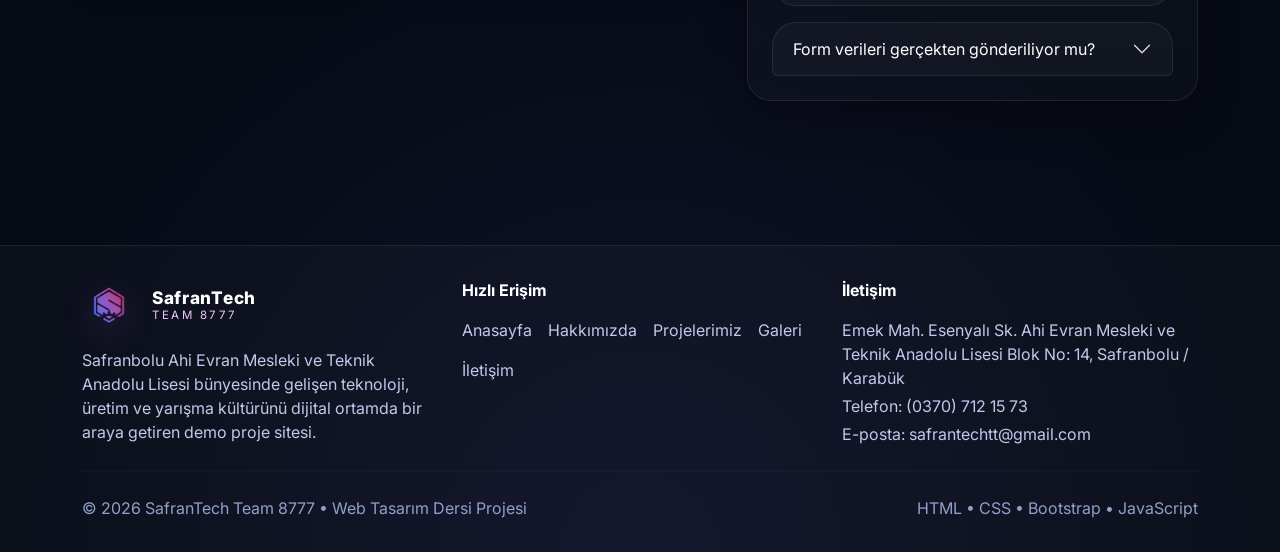
<file: contact.html>
<!doctype html>
<html lang="tr">
<head>
  <meta charset="utf-8">
  <meta name="viewport" content="width=device-width, initial-scale=1">
  <title>SafranTech Team 8777 | İletişim</title>
  <meta name="description" content="SafranTech Team 8777 iletişim sayfası: okul konumu, telefon, e-posta, harita ve iletişim formu.">
  <link rel="icon" type="image/png" href="assets/img/logos/favicon.png">
  <link rel="preconnect" href="https://fonts.googleapis.com">
  <link rel="preconnect" href="https://fonts.gstatic.com" crossorigin>
  <link href="https://fonts.googleapis.com/css2?family=Inter:wght@400;500;600;700;800&display=swap" rel="stylesheet">
  <link href="https://cdn.jsdelivr.net/npm/bootstrap@5.3.3/dist/css/bootstrap.min.css" rel="stylesheet">
  <link rel="stylesheet" href="css/style.css">
</head>
<body>
<nav class="navbar navbar-expand-lg site-navbar fixed-top">
  <div class="container">
    <a class="navbar-brand" href="index.html" aria-label="SafranTech anasayfa">
      <img class="brand-logo" src="assets/img/logos/safrantech-logo.png" alt="SafranTech Team 8777 logosu">
      <div class="brand-text">
        <strong>SafranTech</strong>
        <span>Team 8777</span>
      </div>
    </a>
    <button class="navbar-toggler border-0 shadow-none" type="button" data-bs-toggle="collapse" data-bs-target="#mainNav" aria-label="Menüyü aç">
      <span class="navbar-toggler-icon" style="filter:invert(1);"></span>
    </button>
    <div class="collapse navbar-collapse" id="mainNav">
      <ul class="navbar-nav ms-auto align-items-lg-center gap-lg-2">
        <li class="nav-item"><a class="nav-link" href="index.html">Anasayfa</a></li>
<li class="nav-item"><a class="nav-link" href="about.html">Hakkımızda</a></li>
<li class="nav-item"><a class="nav-link" href="projects.html">Projelerimiz</a></li>
<li class="nav-item"><a class="nav-link" href="gallery.html">Galeri</a></li>
<li class="nav-item"><a class="nav-link active" href="contact.html">İletişim</a></li>
        <li class="nav-item ms-lg-2">
          <a class="btn btn-premium" href="contact.html">Takıma Ulaş</a>
        </li>
      </ul>
    </div>
  </div>
</nav>

<main>
  
<section class="page-hero">
  <div class="container">
    <div class="page-banner shadow-premium">
      <span class="eyebrow">İletişim</span>
      <h1 class="section-title mt-3">Okul konumu, takım bilgileri ve form</h1>
      <p class="section-desc mb-0">İletişim sayfası okulun resmî adres bilgileri, takım e-postası, harita görünümü ve doğrulamalı iletişim formu ile tamamlandı.</p>
    </div>
  </div>
</section>


  <section class="section-space">
    <div class="container">
      <div class="row g-4">
        <div class="col-lg-5">
          <div class="contact-card h-100">
            <span class="section-kicker">İletişim bilgileri</span>
            <h2 class="section-title">Takıma ve okula ulaşın</h2>

            <div class="contact-row mt-4">
              <div class="contact-icon">📍</div>
              <div>
                <h3>Adres</h3>
                <p>Emek Mah. Esenyalı Sk. Ahi Evran Mesleki ve Teknik Anadolu Lisesi Blok No: 14, Safranbolu / Karabük</p>
                <a href="https://www.google.com/maps/search/?api=1&query=EMEK%20MAH.%20ESENYALI%20SK.%20AHI%20EVRAN%20MESLEKI%20VE%20TEKNIK%20ANADOLU%20LISESI%20BLOK%20NO:%2014%20SAFRANBOLU%20KARABUK" target="_blank" rel="noopener">Haritada aç ↗</a>
              </div>
            </div>

            <div class="contact-row">
              <div class="contact-icon">☎️</div>
              <div>
                <h3>Telefon</h3>
                <p>(0370) 712 15 73</p>
              </div>
            </div>

            <div class="contact-row">
              <div class="contact-icon">✉️</div>
              <div>
                <h3>Takım E-postası</h3>
                <a href="mailto:safrantechtt@gmail.com">safrantechtt@gmail.com</a>
              </div>
            </div>

            <div class="contact-row">
              <div class="contact-icon">🌐</div>
              <div>
                <h3>Resmî Bağlantılar</h3>
                <a href="https://ahievran.meb.k12.tr/" target="_blank" rel="noopener">Ahi Evran MTAL ↗</a><br>
                <a href="https://github.com/safrantech" target="_blank" rel="noopener">SafranTech GitHub ↗</a>
              </div>
            </div>
          </div>
        </div>

        <div class="col-lg-7">
          <div class="contact-card">
            <span class="section-kicker">İletişim formu</span>
            <h2 class="section-title">Bize yazın</h2>
            <p class="section-desc">Form doğrulaması JavaScript ile yapılır. Bu demo projede gönderim işlemi simüle edilir ve başarılı mesajı ekranda gösterilir.</p>
            <form id="contactForm" novalidate class="mt-4">
              <div class="row g-3">
                <div class="col-md-6">
                  <label for="name" class="form-label">Ad Soyad</label>
                  <input id="name" name="name" class="form-control" type="text" placeholder="Adınız Soyadınız" required>
                  <div class="invalid-feedback">Ad Soyad alanı zorunludur.</div>
                </div>
                <div class="col-md-6">
                  <label for="email" class="form-label">E-posta</label>
                  <input id="email" name="email" class="form-control" type="email" placeholder="ornek@mail.com" required>
                  <div class="invalid-feedback">Geçerli bir e-posta giriniz.</div>
                </div>
                <div class="col-md-6">
                  <label for="subject" class="form-label">Konu</label>
                  <input id="subject" name="subject" class="form-control" type="text" placeholder="Mesaj konusu" required>
                  <div class="invalid-feedback">Konu alanı zorunludur.</div>
                </div>
                <div class="col-md-6">
                  <label for="type" class="form-label">Mesaj Türü</label>
                  <select id="type" name="type" class="form-select" required>
                    <option value="">Seçiniz</option>
                    <option>Takım hakkında bilgi</option>
                    <option>Proje iş birliği</option>
                    <option>Etkinlik / sunum talebi</option>
                    <option>Genel iletişim</option>
                  </select>
                  <div class="invalid-feedback">Lütfen bir mesaj türü seçiniz.</div>
                </div>
                <div class="col-12">
                  <label for="message" class="form-label">Mesaj</label>
                  <textarea id="message" name="message" class="form-control" rows="6" placeholder="Mesajınızı yazınız..." required></textarea>
                  <div class="invalid-feedback">Mesaj alanı zorunludur.</div>
                </div>
                <div class="col-12 d-flex flex-wrap gap-3 align-items-center">
                  <button type="submit" class="btn btn-premium">Mesajı Gönder</button>
                  <span class="small-note">Bu form öğretim amaçlı olarak hazırlanmıştır.</span>
                </div>
              </div>
            </form>
            <div id="formSuccess" class="form-success">Mesajınız alındı. Demo proje olduğu için gönderim simüle edildi.</div>
          </div>
        </div>
      </div>
    </div>
  </section>

  <section class="section-space pt-0">
    <div class="container">
      <div class="row g-4">
        <div class="col-lg-7">
          <div class="map-frame">
            <iframe src="https://www.google.com/maps?q=EMEK%20MAH.%20ESENYALI%20SK.%20AHI%20EVRAN%20MESLEKI%20VE%20TEKNIK%20ANADOLU%20LISESI%20BLOK%20NO:%2014%20SAFRANBOLU%20KARABUK&output=embed" loading="lazy" referrerpolicy="no-referrer-when-downgrade" title="Ahi Evran Mesleki ve Teknik Anadolu Lisesi konumu"></iframe>
          </div>
        </div>
        <div class="col-lg-5">
          <div class="contact-card h-100">
            <span class="section-kicker">Sık sorulanlar</span>
            <h2 class="section-title">İletişim sayfası notları</h2>
            <div class="accordion accordion-premium mt-4" id="faqAccordion">
              <div class="accordion-item rounded-premium overflow-hidden">
                <h2 class="accordion-header">
                  <button class="accordion-button" type="button" data-bs-toggle="collapse" data-bs-target="#q1">Bu sitedeki bilgiler nereden derlendi?</button>
                </h2>
                <div id="q1" class="accordion-collapse collapse show" data-bs-parent="#faqAccordion">
                  <div class="accordion-body">İçerikler okulun resmî sayfaları, FRC resmî takım sayfası, GitHub organizasyonu ve kullanıcı tarafından sağlanan görseller temel alınarak hazırlandı.</div>
                </div>
              </div>
              <div class="accordion-item rounded-premium overflow-hidden mt-3">
                <h2 class="accordion-header">
                  <button class="accordion-button collapsed" type="button" data-bs-toggle="collapse" data-bs-target="#q2">Harita canlı mı çalışıyor?</button>
                </h2>
                <div id="q2" class="accordion-collapse collapse" data-bs-parent="#faqAccordion">
                  <div class="accordion-body">Evet. Bu alanda Google Maps gömülü harita kullanıldı. İnternet bağlantısı olduğunda konum gerçek adres üzerinden açılır.</div>
                </div>
              </div>
              <div class="accordion-item rounded-premium overflow-hidden mt-3">
                <h2 class="accordion-header">
                  <button class="accordion-button collapsed" type="button" data-bs-toggle="collapse" data-bs-target="#q3">Form verileri gerçekten gönderiliyor mu?</button>
                </h2>
                <div id="q3" class="accordion-collapse collapse" data-bs-parent="#faqAccordion">
                  <div class="accordion-body">Hayır. Bu proje kapsamında form doğrulaması ve başarı mesajı gösterilir. Gerçek gönderim için ileride bir back-end veya form servisi bağlanabilir.</div>
                </div>
              </div>
            </div>
          </div>
        </div>
      </div>
    </div>
  </section>
</main>

<footer class="footer">
  <div class="container">
    <div class="row g-4 align-items-start">
      <div class="col-lg-4">
        <div class="d-flex align-items-center gap-3 mb-3">
          <img class="brand-logo" src="assets/img/logos/safrantech-logo.png" alt="SafranTech logosu">
          <div class="brand-text">
            <strong>SafranTech</strong>
            <span>Team 8777</span>
          </div>
        </div>
        <p class="text-soft mb-0">Safranbolu Ahi Evran Mesleki ve Teknik Anadolu Lisesi bünyesinde gelişen teknoloji, üretim ve yarışma kültürünü dijital ortamda bir araya getiren demo proje sitesi.</p>
      </div>
      <div class="col-lg-4">
        <p class="footer-title mb-3">Hızlı Erişim</p>
        <div class="footer-list">
          <a href="index.html">Anasayfa</a>
          <a href="about.html">Hakkımızda</a>
          <a href="projects.html">Projelerimiz</a>
          <a href="gallery.html">Galeri</a>
          <a href="contact.html">İletişim</a>
        </div>
      </div>
      <div class="col-lg-4">
        <p class="footer-title mb-3">İletişim</p>
        <p class="mb-1 text-soft">Emek Mah. Esenyalı Sk. Ahi Evran Mesleki ve Teknik Anadolu Lisesi Blok No: 14, Safranbolu / Karabük</p>
        <p class="mb-1 text-soft">Telefon: (0370) 712 15 73</p>
        <p class="mb-0 text-soft">E-posta: <a href="mailto:safrantechtt@gmail.com">safrantechtt@gmail.com</a></p>
      </div>
    </div>
    <hr class="border-premium my-4">
    <div class="d-flex flex-column flex-md-row justify-content-between gap-2">
      <p class="mb-0 text-muted-premium">© <span data-current-year></span> SafranTech Team 8777 • Web Tasarım Dersi Projesi</p>
      <p class="mb-0 text-muted-premium">HTML • CSS • Bootstrap • JavaScript</p>
    </div>
  </div>
</footer>

<button id="backToTop" class="back-to-top" aria-label="Yukarı çık">↑</button>

<script src="https://cdn.jsdelivr.net/npm/bootstrap@5.3.3/dist/js/bootstrap.bundle.min.js"></script>
<script src="js/main.js"></script>
</body>
</html>
</file>
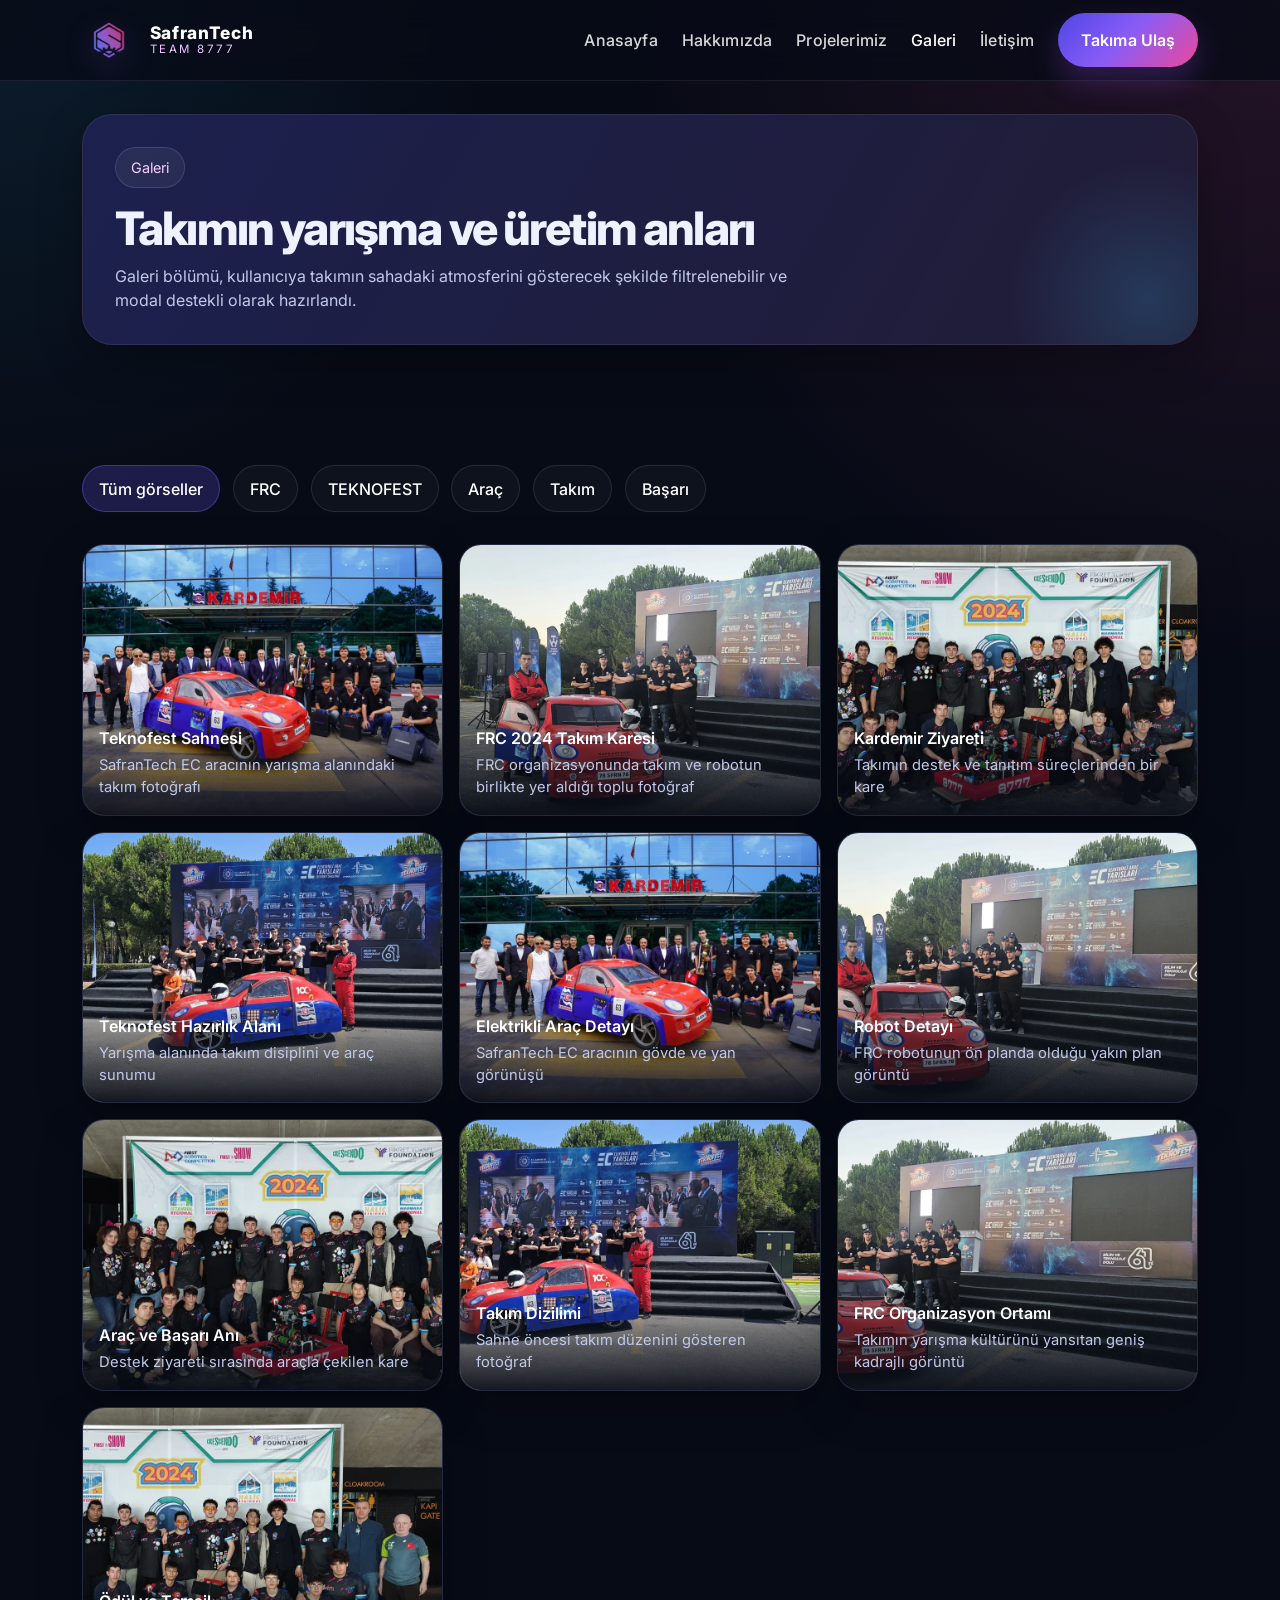
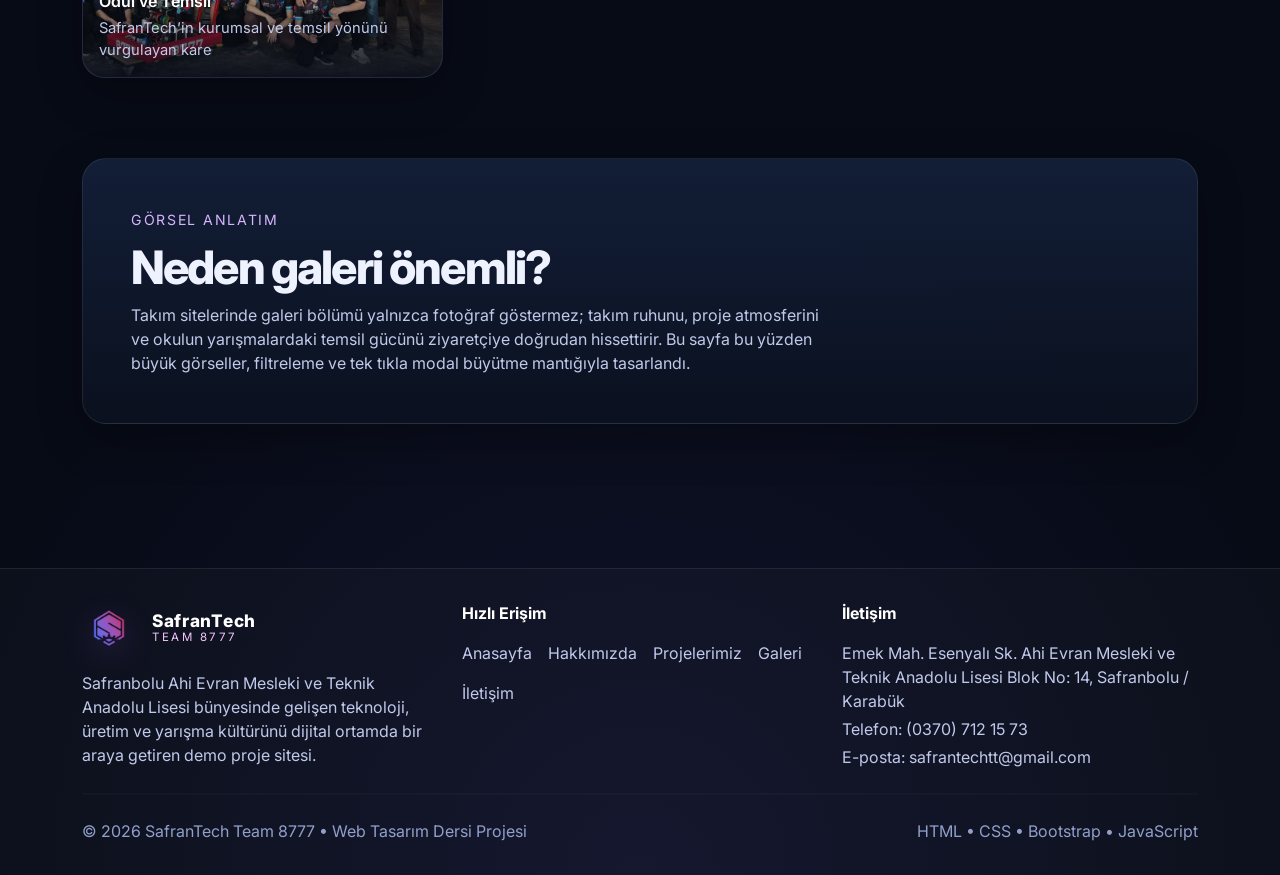
<file: gallery.html>
<!doctype html>
<html lang="tr">
<head>
  <meta charset="utf-8">
  <meta name="viewport" content="width=device-width, initial-scale=1">
  <title>SafranTech Team 8777 | Galeri</title>
  <meta name="description" content="SafranTech Team 8777 galeri sayfası: FRC, Teknofest, araç, takım ve başarı anları.">
  <link rel="icon" type="image/png" href="assets/img/logos/favicon.png">
  <link rel="preconnect" href="https://fonts.googleapis.com">
  <link rel="preconnect" href="https://fonts.gstatic.com" crossorigin>
  <link href="https://fonts.googleapis.com/css2?family=Inter:wght@400;500;600;700;800&display=swap" rel="stylesheet">
  <link href="https://cdn.jsdelivr.net/npm/bootstrap@5.3.3/dist/css/bootstrap.min.css" rel="stylesheet">
  <link rel="stylesheet" href="css/style.css">
</head>
<body>
<nav class="navbar navbar-expand-lg site-navbar fixed-top">
  <div class="container">
    <a class="navbar-brand" href="index.html" aria-label="SafranTech anasayfa">
      <img class="brand-logo" src="assets/img/logos/safrantech-logo.png" alt="SafranTech Team 8777 logosu">
      <div class="brand-text">
        <strong>SafranTech</strong>
        <span>Team 8777</span>
      </div>
    </a>
    <button class="navbar-toggler border-0 shadow-none" type="button" data-bs-toggle="collapse" data-bs-target="#mainNav" aria-label="Menüyü aç">
      <span class="navbar-toggler-icon" style="filter:invert(1);"></span>
    </button>
    <div class="collapse navbar-collapse" id="mainNav">
      <ul class="navbar-nav ms-auto align-items-lg-center gap-lg-2">
        <li class="nav-item"><a class="nav-link" href="index.html">Anasayfa</a></li>
<li class="nav-item"><a class="nav-link" href="about.html">Hakkımızda</a></li>
<li class="nav-item"><a class="nav-link" href="projects.html">Projelerimiz</a></li>
<li class="nav-item"><a class="nav-link active" href="gallery.html">Galeri</a></li>
<li class="nav-item"><a class="nav-link" href="contact.html">İletişim</a></li>
        <li class="nav-item ms-lg-2">
          <a class="btn btn-premium" href="contact.html">Takıma Ulaş</a>
        </li>
      </ul>
    </div>
  </div>
</nav>

<main>
  
<section class="page-hero">
  <div class="container">
    <div class="page-banner shadow-premium">
      <span class="eyebrow">Galeri</span>
      <h1 class="section-title mt-3">Takımın yarışma ve üretim anları</h1>
      <p class="section-desc mb-0">Galeri bölümü, kullanıcıya takımın sahadaki atmosferini gösterecek şekilde filtrelenebilir ve modal destekli olarak hazırlandı.</p>
    </div>
  </div>
</section>


  <section class="section-space">
    <div class="container">
      <div class="gallery-toolbar">
        <button class="btn btn-chip active" data-gallery-filter="all">Tüm görseller</button>
        <button class="btn btn-chip" data-gallery-filter="frc">FRC</button>
        <button class="btn btn-chip" data-gallery-filter="teknofest">TEKNOFEST</button>
        <button class="btn btn-chip" data-gallery-filter="vehicle">Araç</button>
        <button class="btn btn-chip" data-gallery-filter="team">Takım</button>
        <button class="btn btn-chip" data-gallery-filter="award">Başarı</button>
      </div>
      <div class="gallery-grid">
        
    <div class="gallery-item" data-group="teknofest vehicle">
      <img src="assets/img/gallery/gallery-1.webp" alt="Teknofest Sahnesi">
      <a href="#" class="gallery-trigger" data-bs-toggle="modal" data-bs-target="#galleryModal" data-image="assets/img/gallery/gallery-1.webp" data-title="Teknofest Sahnesi" data-caption="SafranTech EC aracının yarışma alanındaki takım fotoğrafı" aria-label="Teknofest Sahnesi"></a>
      <div class="gallery-overlay">
        <p class="gallery-caption">Teknofest Sahnesi</p>
        <p class="gallery-sub">SafranTech EC aracının yarışma alanındaki takım fotoğrafı</p>
      </div>
    </div>
    <div class="gallery-item" data-group="frc robot team">
      <img src="assets/img/gallery/gallery-2.webp" alt="FRC 2024 Takım Karesi">
      <a href="#" class="gallery-trigger" data-bs-toggle="modal" data-bs-target="#galleryModal" data-image="assets/img/gallery/gallery-2.webp" data-title="FRC 2024 Takım Karesi" data-caption="FRC organizasyonunda takım ve robotun birlikte yer aldığı toplu fotoğraf" aria-label="FRC 2024 Takım Karesi"></a>
      <div class="gallery-overlay">
        <p class="gallery-caption">FRC 2024 Takım Karesi</p>
        <p class="gallery-sub">FRC organizasyonunda takım ve robotun birlikte yer aldığı toplu fotoğraf</p>
      </div>
    </div>
    <div class="gallery-item" data-group="team award">
      <img src="assets/img/gallery/gallery-3.webp" alt="Kardemir Ziyareti">
      <a href="#" class="gallery-trigger" data-bs-toggle="modal" data-bs-target="#galleryModal" data-image="assets/img/gallery/gallery-3.webp" data-title="Kardemir Ziyareti" data-caption="Takımın destek ve tanıtım süreçlerinden bir kare" aria-label="Kardemir Ziyareti"></a>
      <div class="gallery-overlay">
        <p class="gallery-caption">Kardemir Ziyareti</p>
        <p class="gallery-sub">Takımın destek ve tanıtım süreçlerinden bir kare</p>
      </div>
    </div>
    <div class="gallery-item" data-group="teknofest team">
      <img src="assets/img/gallery/gallery-4.webp" alt="Teknofest Hazırlık Alanı">
      <a href="#" class="gallery-trigger" data-bs-toggle="modal" data-bs-target="#galleryModal" data-image="assets/img/gallery/gallery-4.webp" data-title="Teknofest Hazırlık Alanı" data-caption="Yarışma alanında takım disiplini ve araç sunumu" aria-label="Teknofest Hazırlık Alanı"></a>
      <div class="gallery-overlay">
        <p class="gallery-caption">Teknofest Hazırlık Alanı</p>
        <p class="gallery-sub">Yarışma alanında takım disiplini ve araç sunumu</p>
      </div>
    </div>
    <div class="gallery-item" data-group="vehicle teknofest">
      <img src="assets/img/gallery/gallery-5.webp" alt="Elektrikli Araç Detayı">
      <a href="#" class="gallery-trigger" data-bs-toggle="modal" data-bs-target="#galleryModal" data-image="assets/img/gallery/gallery-5.webp" data-title="Elektrikli Araç Detayı" data-caption="SafranTech EC aracının gövde ve yan görünüşü" aria-label="Elektrikli Araç Detayı"></a>
      <div class="gallery-overlay">
        <p class="gallery-caption">Elektrikli Araç Detayı</p>
        <p class="gallery-sub">SafranTech EC aracının gövde ve yan görünüşü</p>
      </div>
    </div>
    <div class="gallery-item" data-group="robot frc">
      <img src="assets/img/gallery/gallery-6.webp" alt="Robot Detayı">
      <a href="#" class="gallery-trigger" data-bs-toggle="modal" data-bs-target="#galleryModal" data-image="assets/img/gallery/gallery-6.webp" data-title="Robot Detayı" data-caption="FRC robotunun ön planda olduğu yakın plan görüntü" aria-label="Robot Detayı"></a>
      <div class="gallery-overlay">
        <p class="gallery-caption">Robot Detayı</p>
        <p class="gallery-sub">FRC robotunun ön planda olduğu yakın plan görüntü</p>
      </div>
    </div>
    <div class="gallery-item" data-group="vehicle award">
      <img src="assets/img/gallery/gallery-7.webp" alt="Araç ve Başarı Anı">
      <a href="#" class="gallery-trigger" data-bs-toggle="modal" data-bs-target="#galleryModal" data-image="assets/img/gallery/gallery-7.webp" data-title="Araç ve Başarı Anı" data-caption="Destek ziyareti sırasında araçla çekilen kare" aria-label="Araç ve Başarı Anı"></a>
      <div class="gallery-overlay">
        <p class="gallery-caption">Araç ve Başarı Anı</p>
        <p class="gallery-sub">Destek ziyareti sırasında araçla çekilen kare</p>
      </div>
    </div>
    <div class="gallery-item" data-group="team teknofest">
      <img src="assets/img/gallery/gallery-8.webp" alt="Takım Dizilimi">
      <a href="#" class="gallery-trigger" data-bs-toggle="modal" data-bs-target="#galleryModal" data-image="assets/img/gallery/gallery-8.webp" data-title="Takım Dizilimi" data-caption="Sahne öncesi takım düzenini gösteren fotoğraf" aria-label="Takım Dizilimi"></a>
      <div class="gallery-overlay">
        <p class="gallery-caption">Takım Dizilimi</p>
        <p class="gallery-sub">Sahne öncesi takım düzenini gösteren fotoğraf</p>
      </div>
    </div>
    <div class="gallery-item" data-group="frc team">
      <img src="assets/img/gallery/gallery-9.webp" alt="FRC Organizasyon Ortamı">
      <a href="#" class="gallery-trigger" data-bs-toggle="modal" data-bs-target="#galleryModal" data-image="assets/img/gallery/gallery-9.webp" data-title="FRC Organizasyon Ortamı" data-caption="Takımın yarışma kültürünü yansıtan geniş kadrajlı görüntü" aria-label="FRC Organizasyon Ortamı"></a>
      <div class="gallery-overlay">
        <p class="gallery-caption">FRC Organizasyon Ortamı</p>
        <p class="gallery-sub">Takımın yarışma kültürünü yansıtan geniş kadrajlı görüntü</p>
      </div>
    </div>
    <div class="gallery-item" data-group="award team">
      <img src="assets/img/gallery/gallery-10.webp" alt="Ödül ve Temsil">
      <a href="#" class="gallery-trigger" data-bs-toggle="modal" data-bs-target="#galleryModal" data-image="assets/img/gallery/gallery-10.webp" data-title="Ödül ve Temsil" data-caption="SafranTech’in kurumsal ve temsil yönünü vurgulayan kare" aria-label="Ödül ve Temsil"></a>
      <div class="gallery-overlay">
        <p class="gallery-caption">Ödül ve Temsil</p>
        <p class="gallery-sub">SafranTech’in kurumsal ve temsil yönünü vurgulayan kare</p>
      </div>
    </div>
      </div>
    </div>
  </section>

  <section class="section-space pt-0">
    <div class="container">
      <div class="card-premium p-4 p-lg-5">
        <span class="section-kicker">Görsel anlatım</span>
        <h2 class="section-title">Neden galeri önemli?</h2>
        <p class="section-desc mb-0">Takım sitelerinde galeri bölümü yalnızca fotoğraf göstermez; takım ruhunu, proje atmosferini ve okulun yarışmalardaki temsil gücünü ziyaretçiye doğrudan hissettirir. Bu sayfa bu yüzden büyük görseller, filtreleme ve tek tıkla modal büyütme mantığıyla tasarlandı.</p>
      </div>
    </div>
  </section>

  <div class="modal fade modal-premium" id="galleryModal" tabindex="-1" aria-labelledby="galleryModalTitle" aria-hidden="true">
    <div class="modal-dialog modal-xl modal-dialog-centered">
      <div class="modal-content">
        <div class="modal-header">
          <div>
            <h3 class="modal-title h4 mb-1" id="galleryModalTitle">SafranTech Galeri</h3>
            <p class="mb-0 text-soft" id="galleryModalText">Seçilen görsel açıklaması burada yer alır.</p>
          </div>
          <button type="button" class="btn-close" data-bs-dismiss="modal" aria-label="Kapat"></button>
        </div>
        <div class="modal-body p-0">
          <div class="modal-image-wrap">
            <img id="galleryModalImage" src="assets/img/gallery/gallery-1.webp" alt="SafranTech galeri görseli">
          </div>
        </div>
      </div>
    </div>
  </div>
</main>

<footer class="footer">
  <div class="container">
    <div class="row g-4 align-items-start">
      <div class="col-lg-4">
        <div class="d-flex align-items-center gap-3 mb-3">
          <img class="brand-logo" src="assets/img/logos/safrantech-logo.png" alt="SafranTech logosu">
          <div class="brand-text">
            <strong>SafranTech</strong>
            <span>Team 8777</span>
          </div>
        </div>
        <p class="text-soft mb-0">Safranbolu Ahi Evran Mesleki ve Teknik Anadolu Lisesi bünyesinde gelişen teknoloji, üretim ve yarışma kültürünü dijital ortamda bir araya getiren demo proje sitesi.</p>
      </div>
      <div class="col-lg-4">
        <p class="footer-title mb-3">Hızlı Erişim</p>
        <div class="footer-list">
          <a href="index.html">Anasayfa</a>
          <a href="about.html">Hakkımızda</a>
          <a href="projects.html">Projelerimiz</a>
          <a href="gallery.html">Galeri</a>
          <a href="contact.html">İletişim</a>
        </div>
      </div>
      <div class="col-lg-4">
        <p class="footer-title mb-3">İletişim</p>
        <p class="mb-1 text-soft">Emek Mah. Esenyalı Sk. Ahi Evran Mesleki ve Teknik Anadolu Lisesi Blok No: 14, Safranbolu / Karabük</p>
        <p class="mb-1 text-soft">Telefon: (0370) 712 15 73</p>
        <p class="mb-0 text-soft">E-posta: <a href="mailto:safrantechtt@gmail.com">safrantechtt@gmail.com</a></p>
      </div>
    </div>
    <hr class="border-premium my-4">
    <div class="d-flex flex-column flex-md-row justify-content-between gap-2">
      <p class="mb-0 text-muted-premium">© <span data-current-year></span> SafranTech Team 8777 • Web Tasarım Dersi Projesi</p>
      <p class="mb-0 text-muted-premium">HTML • CSS • Bootstrap • JavaScript</p>
    </div>
  </div>
</footer>

<button id="backToTop" class="back-to-top" aria-label="Yukarı çık">↑</button>

<script src="https://cdn.jsdelivr.net/npm/bootstrap@5.3.3/dist/js/bootstrap.bundle.min.js"></script>
<script src="js/main.js"></script>
</body>
</html>
</file>
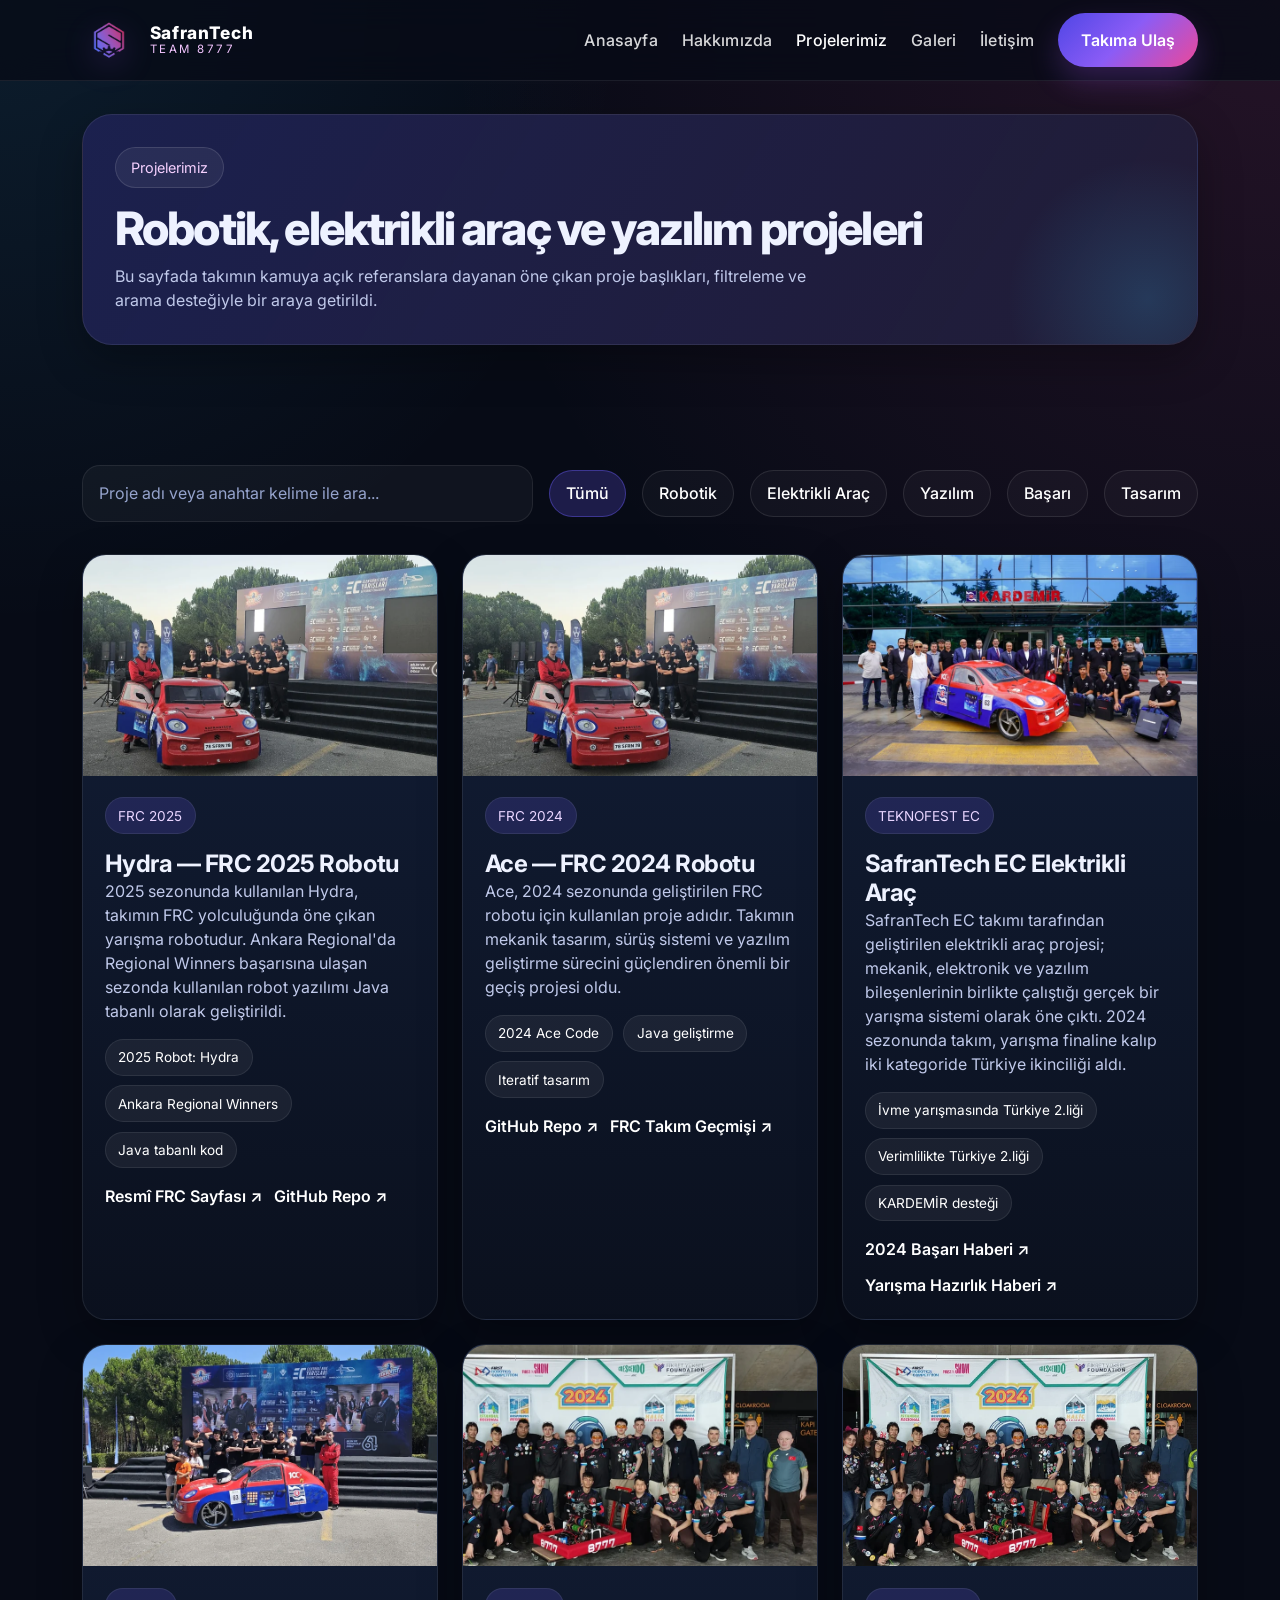
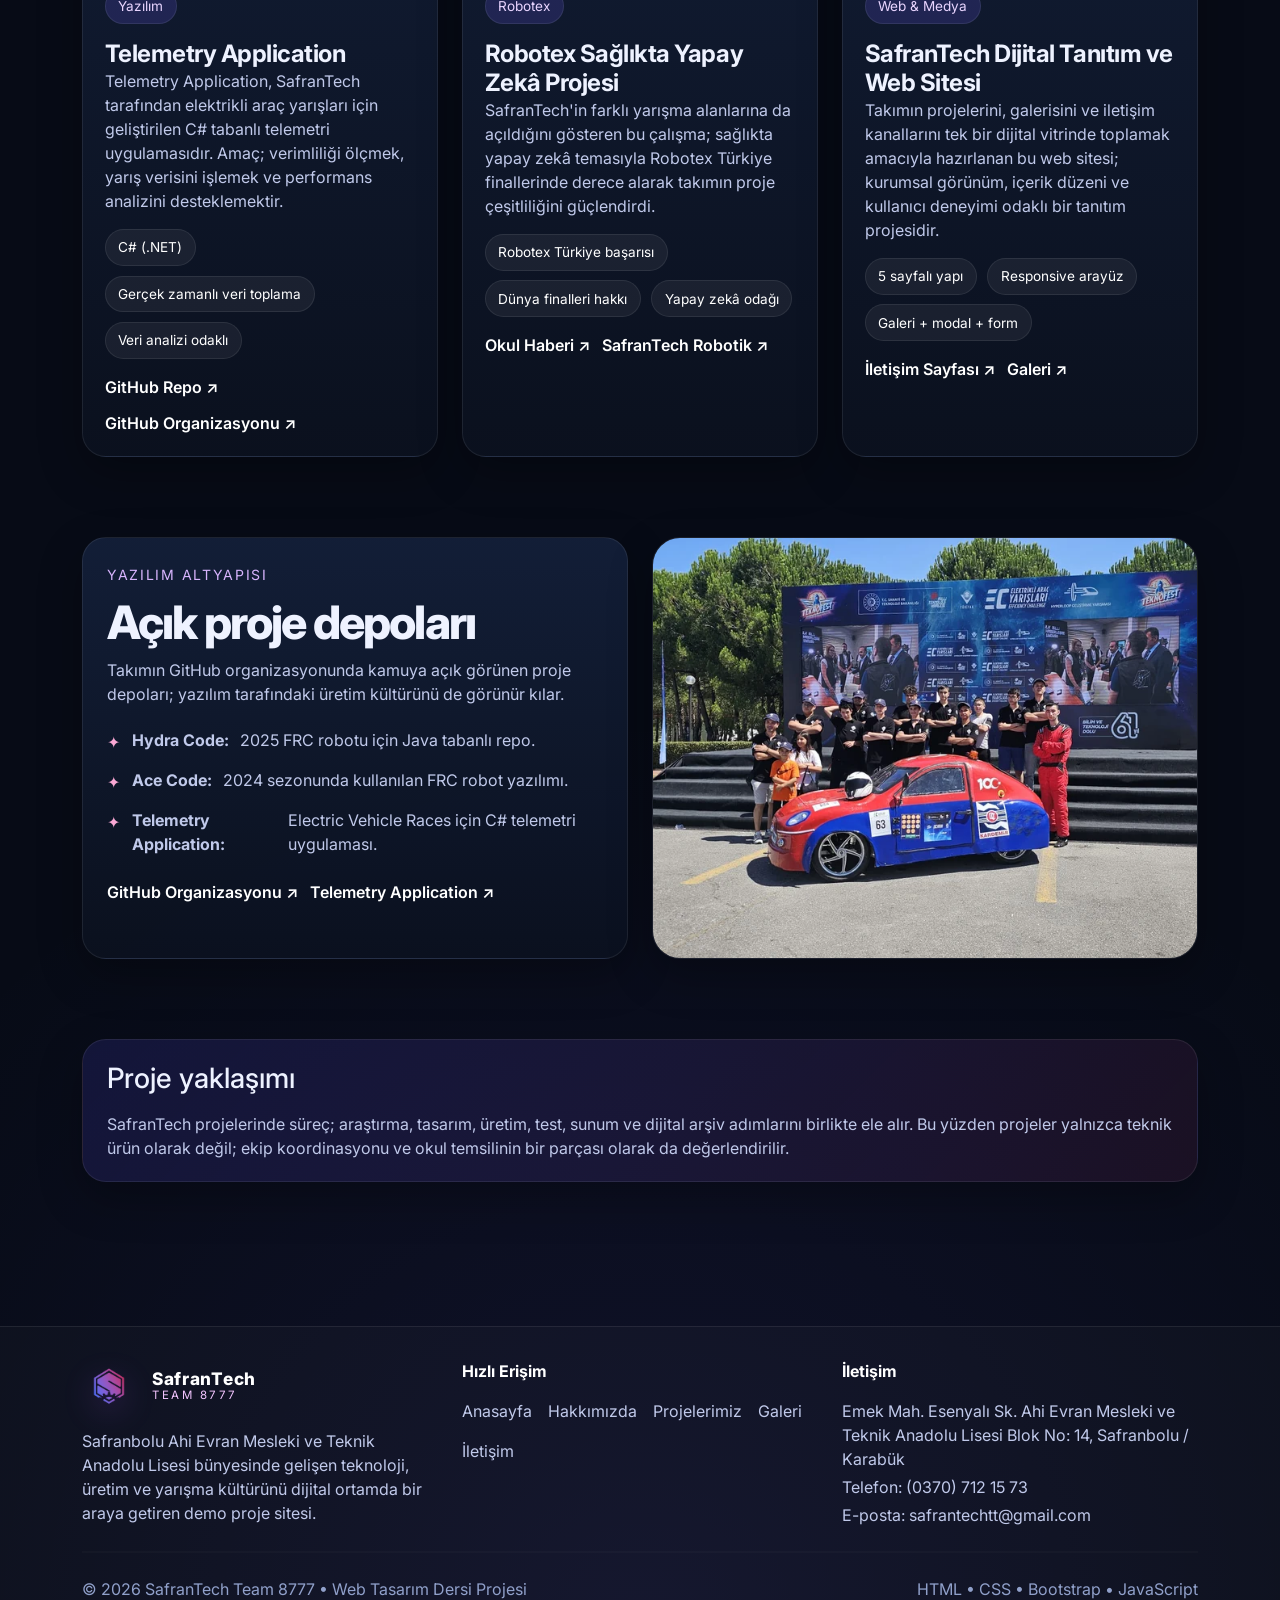
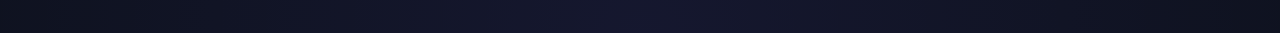
<file: projects.html>
<!doctype html>
<html lang="tr">
<head>
  <meta charset="utf-8">
  <meta name="viewport" content="width=device-width, initial-scale=1">
  <title>SafranTech Team 8777 | Projelerimiz</title>
  <meta name="description" content="SafranTech Team 8777 projeleri: FRC robotları, elektrikli araç, telemetri yazılımı ve diğer çalışmalar.">
  <link rel="icon" type="image/png" href="assets/img/logos/favicon.png">
  <link rel="preconnect" href="https://fonts.googleapis.com">
  <link rel="preconnect" href="https://fonts.gstatic.com" crossorigin>
  <link href="https://fonts.googleapis.com/css2?family=Inter:wght@400;500;600;700;800&display=swap" rel="stylesheet">
  <link href="https://cdn.jsdelivr.net/npm/bootstrap@5.3.3/dist/css/bootstrap.min.css" rel="stylesheet">
  <link rel="stylesheet" href="css/style.css">
</head>
<body>
<nav class="navbar navbar-expand-lg site-navbar fixed-top">
  <div class="container">
    <a class="navbar-brand" href="index.html" aria-label="SafranTech anasayfa">
      <img class="brand-logo" src="assets/img/logos/safrantech-logo.png" alt="SafranTech Team 8777 logosu">
      <div class="brand-text">
        <strong>SafranTech</strong>
        <span>Team 8777</span>
      </div>
    </a>
    <button class="navbar-toggler border-0 shadow-none" type="button" data-bs-toggle="collapse" data-bs-target="#mainNav" aria-label="Menüyü aç">
      <span class="navbar-toggler-icon" style="filter:invert(1);"></span>
    </button>
    <div class="collapse navbar-collapse" id="mainNav">
      <ul class="navbar-nav ms-auto align-items-lg-center gap-lg-2">
        <li class="nav-item"><a class="nav-link" href="index.html">Anasayfa</a></li>
<li class="nav-item"><a class="nav-link" href="about.html">Hakkımızda</a></li>
<li class="nav-item"><a class="nav-link active" href="projects.html">Projelerimiz</a></li>
<li class="nav-item"><a class="nav-link" href="gallery.html">Galeri</a></li>
<li class="nav-item"><a class="nav-link" href="contact.html">İletişim</a></li>
        <li class="nav-item ms-lg-2">
          <a class="btn btn-premium" href="contact.html">Takıma Ulaş</a>
        </li>
      </ul>
    </div>
  </div>
</nav>

<main>
  
<section class="page-hero">
  <div class="container">
    <div class="page-banner shadow-premium">
      <span class="eyebrow">Projelerimiz</span>
      <h1 class="section-title mt-3">Robotik, elektrikli araç ve yazılım projeleri</h1>
      <p class="section-desc mb-0">Bu sayfada takımın kamuya açık referanslara dayanan öne çıkan proje başlıkları, filtreleme ve arama desteğiyle bir araya getirildi.</p>
    </div>
  </div>
</section>


  <section class="section-space">
    <div class="container">
      <div class="search-wrap">
        <input id="projectSearch" class="search-input" type="search" placeholder="Proje adı veya anahtar kelime ile ara...">
        <button class="btn btn-chip active" data-project-filter="all">Tümü</button>
        <button class="btn btn-chip" data-project-filter="robotik">Robotik</button>
        <button class="btn btn-chip" data-project-filter="elektrikli-arac">Elektrikli Araç</button>
        <button class="btn btn-chip" data-project-filter="yazılım">Yazılım</button>
        <button class="btn btn-chip" data-project-filter="başarı">Başarı</button>
        <button class="btn btn-chip" data-project-filter="tasarım">Tasarım</button>
      </div>

      <div class="row g-4">
        
<div class="col-md-6 col-xl-4" data-project-wrapper>
  <article class="card-premium project-item" data-categories="all robotik yazılım başarı" data-keywords="hydra frc 2025 ankara regional winners reefscape java wpilib robot yarışma takım 8777">
    <img class="project-cover" src="assets/img/cards/project-hydra.webp" alt="Hydra — FRC 2025 Robotu">
    <div class="card-body">
      <span class="badge-premium category">FRC 2025</span>
      <h3 class="card-title h4 mt-3">Hydra — FRC 2025 Robotu</h3>
      <p class="card-text">2025 sezonunda kullanılan Hydra, takımın FRC yolculuğunda öne çıkan yarışma robotudur. Ankara Regional&#x27;da Regional Winners başarısına ulaşan sezonda kullanılan robot yazılımı Java tabanlı olarak geliştirildi.</p>
      <div class="project-meta"><span class="badge-premium">2025 Robot: Hydra</span><span class="badge-premium">Ankara Regional Winners</span><span class="badge-premium">Java tabanlı kod</span></div>
      <div class="project-links"><a class="link-inline" href="https://frc-events.firstinspires.org/2025/team/8777" target="_blank" rel="noopener">Resmî FRC Sayfası ↗</a><a class="link-inline" href="https://github.com/SafranTech/safrantech-arcade-drive-2025" target="_blank" rel="noopener">GitHub Repo ↗</a></div>
    </div>
  </article>
</div>
<div class="col-md-6 col-xl-4" data-project-wrapper>
  <article class="card-premium project-item" data-categories="all robotik yazılım" data-keywords="ace frc 2024 haliç regional robot java tasarım geliştirme 8777">
    <img class="project-cover" src="assets/img/cards/project-ace.webp" alt="Ace — FRC 2024 Robotu">
    <div class="card-body">
      <span class="badge-premium category">FRC 2024</span>
      <h3 class="card-title h4 mt-3">Ace — FRC 2024 Robotu</h3>
      <p class="card-text">Ace, 2024 sezonunda geliştirilen FRC robotu için kullanılan proje adıdır. Takımın mekanik tasarım, sürüş sistemi ve yazılım geliştirme sürecini güçlendiren önemli bir geçiş projesi oldu.</p>
      <div class="project-meta"><span class="badge-premium">2024 Ace Code</span><span class="badge-premium">Java geliştirme</span><span class="badge-premium">Iteratif tasarım</span></div>
      <div class="project-links"><a class="link-inline" href="https://github.com/SafranTech/safrantech-arcade-drive-2024" target="_blank" rel="noopener">GitHub Repo ↗</a><a class="link-inline" href="https://frc-events.firstinspires.org/team/8777" target="_blank" rel="noopener">FRC Takım Geçmişi ↗</a></div>
    </div>
  </article>
</div>
<div class="col-md-6 col-xl-4" data-project-wrapper>
  <article class="card-premium project-item" data-categories="all elektrikli-arac başarı" data-keywords="safrantech ec teknofest elektrikli araç ivme verimlilik türkiye ikincisi kardemir">
    <img class="project-cover" src="assets/img/cards/project-ec.webp" alt="SafranTech EC Elektrikli Araç">
    <div class="card-body">
      <span class="badge-premium category">TEKNOFEST EC</span>
      <h3 class="card-title h4 mt-3">SafranTech EC Elektrikli Araç</h3>
      <p class="card-text">SafranTech EC takımı tarafından geliştirilen elektrikli araç projesi; mekanik, elektronik ve yazılım bileşenlerinin birlikte çalıştığı gerçek bir yarışma sistemi olarak öne çıktı. 2024 sezonunda takım, yarışma finaline kalıp iki kategoride Türkiye ikinciliği aldı.</p>
      <div class="project-meta"><span class="badge-premium">İvme yarışmasında Türkiye 2.liği</span><span class="badge-premium">Verimlilikte Türkiye 2.liği</span><span class="badge-premium">KARDEMİR desteği</span></div>
      <div class="project-links"><a class="link-inline" href="https://ahievran.meb.k12.tr/icerikler/teknofest-2024te-safrantech-ruzgari_15344431.html" target="_blank" rel="noopener">2024 Başarı Haberi ↗</a><a class="link-inline" href="https://ahievran.meb.k12.tr/icerikler/safrantech-takimimiz-teknofest-icin-hazir_15329577.html" target="_blank" rel="noopener">Yarışma Hazırlık Haberi ↗</a></div>
    </div>
  </article>
</div>
<div class="col-md-6 col-xl-4" data-project-wrapper>
  <article class="card-premium project-item" data-categories="all yazılım elektrikli-arac" data-keywords="telemetry application c# telemetri yazılımı efficiency challenge elektrikli araç yarış veri analizi">
    <img class="project-cover" src="assets/img/cards/project-telemetry.webp" alt="Telemetry Application">
    <div class="card-body">
      <span class="badge-premium category">Yazılım</span>
      <h3 class="card-title h4 mt-3">Telemetry Application</h3>
      <p class="card-text">Telemetry Application, SafranTech tarafından elektrikli araç yarışları için geliştirilen C# tabanlı telemetri uygulamasıdır. Amaç; verimliliği ölçmek, yarış verisini işlemek ve performans analizini desteklemektir.</p>
      <div class="project-meta"><span class="badge-premium">C# (.NET)</span><span class="badge-premium">Gerçek zamanlı veri toplama</span><span class="badge-premium">Veri analizi odaklı</span></div>
      <div class="project-links"><a class="link-inline" href="https://github.com/SafranTech/Telemetry-Application" target="_blank" rel="noopener">GitHub Repo ↗</a><a class="link-inline" href="https://github.com/safrantech" target="_blank" rel="noopener">GitHub Organizasyonu ↗</a></div>
    </div>
  </article>
</div>
<div class="col-md-6 col-xl-4" data-project-wrapper>
  <article class="card-premium project-item" data-categories="all yapay-zeka başarı" data-keywords="robotex sağlıkta yapay zeka antalya estonya tallinn dünya finalleri">
    <img class="project-cover" src="assets/img/cards/project-robotex.webp" alt="Robotex Sağlıkta Yapay Zekâ Projesi">
    <div class="card-body">
      <span class="badge-premium category">Robotex</span>
      <h3 class="card-title h4 mt-3">Robotex Sağlıkta Yapay Zekâ Projesi</h3>
      <p class="card-text">SafranTech&#x27;in farklı yarışma alanlarına da açıldığını gösteren bu çalışma; sağlıkta yapay zekâ temasıyla Robotex Türkiye finallerinde derece alarak takımın proje çeşitliliğini güçlendirdi.</p>
      <div class="project-meta"><span class="badge-premium">Robotex Türkiye başarısı</span><span class="badge-premium">Dünya finalleri hakkı</span><span class="badge-premium">Yapay zekâ odağı</span></div>
      <div class="project-links"><a class="link-inline" href="https://ahievran.meb.k12.tr/icerikler/robotexdedunyafinallerinegidiyoruz_15068132.html" target="_blank" rel="noopener">Okul Haberi ↗</a><a class="link-inline" href="https://ahievran.meb.k12.tr/icerikler/safrantech-robotik_15046305.html" target="_blank" rel="noopener">SafranTech Robotik ↗</a></div>
    </div>
  </article>
</div>
<div class="col-md-6 col-xl-4" data-project-wrapper>
  <article class="card-premium project-item" data-categories="all tasarım yazılım" data-keywords="web sitesi tanıtım dijital arşiv galeri iletişim takım markası kurumsal kimlik">
    <img class="project-cover" src="assets/img/cards/about-kardemir.webp" alt="SafranTech Dijital Tanıtım ve Web Sitesi">
    <div class="card-body">
      <span class="badge-premium category">Web &amp; Medya</span>
      <h3 class="card-title h4 mt-3">SafranTech Dijital Tanıtım ve Web Sitesi</h3>
      <p class="card-text">Takımın projelerini, galerisini ve iletişim kanallarını tek bir dijital vitrinde toplamak amacıyla hazırlanan bu web sitesi; kurumsal görünüm, içerik düzeni ve kullanıcı deneyimi odaklı bir tanıtım projesidir.</p>
      <div class="project-meta"><span class="badge-premium">5 sayfalı yapı</span><span class="badge-premium">Responsive arayüz</span><span class="badge-premium">Galeri + modal + form</span></div>
      <div class="project-links"><a class="link-inline" href="contact.html" >İletişim Sayfası ↗</a><a class="link-inline" href="gallery.html" >Galeri ↗</a></div>
    </div>
  </article>
</div>
      </div>
    </div>
  </section>

  <section class="section-space pt-0">
    <div class="container">
      <div class="row g-4">
        <div class="col-lg-6">
          <div class="card-premium p-4 h-100">
            <span class="section-kicker">Yazılım altyapısı</span>
            <h2 class="section-title">Açık proje depoları</h2>
            <p class="section-desc">Takımın GitHub organizasyonunda kamuya açık görünen proje depoları; yazılım tarafındaki üretim kültürünü de görünür kılar.</p>
            <ul class="feature-list ps-0">
              <li><strong>Hydra Code:</strong> 2025 FRC robotu için Java tabanlı repo.</li>
              <li><strong>Ace Code:</strong> 2024 sezonunda kullanılan FRC robot yazılımı.</li>
              <li><strong>Telemetry Application:</strong> Electric Vehicle Races için C# telemetri uygulaması.</li>
            </ul>
            <div class="project-links mt-4">
              <a class="link-inline" href="https://github.com/safrantech" target="_blank" rel="noopener">GitHub Organizasyonu ↗</a>
              <a class="link-inline" href="https://github.com/SafranTech/Telemetry-Application" target="_blank" rel="noopener">Telemetry Application ↗</a>
            </div>
          </div>
        </div>
        <div class="col-lg-6">
          <div class="media-frame h-100">
            <img src="assets/img/cards/project-telemetry.webp" alt="Telemetri ve araç fotoğrafı">
          </div>
        </div>
      </div>
    </div>
  </section>

  <section class="section-space pt-0">
    <div class="container">
      <div class="callout shadow-premium">
        <h2 class="h3 mb-3">Proje yaklaşımı</h2>
        <p class="mb-0 text-soft">SafranTech projelerinde süreç; araştırma, tasarım, üretim, test, sunum ve dijital arşiv adımlarını birlikte ele alır. Bu yüzden projeler yalnızca teknik ürün olarak değil; ekip koordinasyonu ve okul temsilinin bir parçası olarak da değerlendirilir.</p>
      </div>
    </div>
  </section>
</main>

<footer class="footer">
  <div class="container">
    <div class="row g-4 align-items-start">
      <div class="col-lg-4">
        <div class="d-flex align-items-center gap-3 mb-3">
          <img class="brand-logo" src="assets/img/logos/safrantech-logo.png" alt="SafranTech logosu">
          <div class="brand-text">
            <strong>SafranTech</strong>
            <span>Team 8777</span>
          </div>
        </div>
        <p class="text-soft mb-0">Safranbolu Ahi Evran Mesleki ve Teknik Anadolu Lisesi bünyesinde gelişen teknoloji, üretim ve yarışma kültürünü dijital ortamda bir araya getiren demo proje sitesi.</p>
      </div>
      <div class="col-lg-4">
        <p class="footer-title mb-3">Hızlı Erişim</p>
        <div class="footer-list">
          <a href="index.html">Anasayfa</a>
          <a href="about.html">Hakkımızda</a>
          <a href="projects.html">Projelerimiz</a>
          <a href="gallery.html">Galeri</a>
          <a href="contact.html">İletişim</a>
        </div>
      </div>
      <div class="col-lg-4">
        <p class="footer-title mb-3">İletişim</p>
        <p class="mb-1 text-soft">Emek Mah. Esenyalı Sk. Ahi Evran Mesleki ve Teknik Anadolu Lisesi Blok No: 14, Safranbolu / Karabük</p>
        <p class="mb-1 text-soft">Telefon: (0370) 712 15 73</p>
        <p class="mb-0 text-soft">E-posta: <a href="mailto:safrantechtt@gmail.com">safrantechtt@gmail.com</a></p>
      </div>
    </div>
    <hr class="border-premium my-4">
    <div class="d-flex flex-column flex-md-row justify-content-between gap-2">
      <p class="mb-0 text-muted-premium">© <span data-current-year></span> SafranTech Team 8777 • Web Tasarım Dersi Projesi</p>
      <p class="mb-0 text-muted-premium">HTML • CSS • Bootstrap • JavaScript</p>
    </div>
  </div>
</footer>

<button id="backToTop" class="back-to-top" aria-label="Yukarı çık">↑</button>

<script src="https://cdn.jsdelivr.net/npm/bootstrap@5.3.3/dist/js/bootstrap.bundle.min.js"></script>
<script src="js/main.js"></script>
</body>
</html>
</file>
<file: css/style.css>
:root{
  --bg:#070b16;
  --bg-soft:#0d1324;
  --surface:#10182d;
  --surface-2:#131f39;
  --surface-3:#19284b;
  --text:#eef2ff;
  --text-soft:#c0c9ea;
  --muted:#90a0ca;
  --primary:#6d5dfc;
  --primary-2:#8b5cf6;
  --secondary:#ec4899;
  --accent:#38bdf8;
  --warning:#fbbf24;
  --success:#22c55e;
  --danger:#ef4444;
  --border:rgba(255,255,255,.08);
  --shadow:0 16px 44px rgba(0,0,0,.28);
  --gradient:linear-gradient(135deg,#4f46e5 0%,#8b5cf6 48%,#ec4899 100%);
  --gradient-soft:linear-gradient(135deg,rgba(79,70,229,.16),rgba(139,92,246,.11),rgba(236,72,153,.08));
  --radius:24px;
}

*{box-sizing:border-box;}
html{scroll-behavior:smooth;}
body{
  margin:0;
  color:var(--text);
  font-family:Inter,system-ui,-apple-system,"Segoe UI",Roboto,Arial,sans-serif;
  background:
    radial-gradient(circle at top right, rgba(236,72,153,.13), transparent 24%),
    radial-gradient(circle at top left, rgba(56,189,248,.10), transparent 18%),
    radial-gradient(circle at bottom center, rgba(109,93,252,.09), transparent 28%),
    var(--bg);
  min-height:100vh;
  padding-top:82px;
}

img{max-width:100%;display:block;}
a{text-decoration:none;}

.section-space{padding:5rem 0;}
.section-space-sm{padding:3rem 0;}

.text-soft{color:var(--text-soft);}
.text-muted-premium{color:var(--muted)!important;}

.bg-surface{background:var(--surface);}
.bg-surface-2{background:var(--surface-2);}
.bg-gradient-premium{background:var(--gradient);}
.border-premium{border:1px solid var(--border);}
.rounded-premium{border-radius:var(--radius);}
.shadow-premium{box-shadow:var(--shadow);}
.glass{
  background:linear-gradient(180deg, rgba(255,255,255,.05), rgba(255,255,255,.025));
  border:1px solid var(--border);
  backdrop-filter: blur(10px);
}
.card-premium{
  background:linear-gradient(180deg, rgba(19,31,57,.96), rgba(11,17,31,.96));
  border:1px solid var(--border);
  border-radius:var(--radius);
  box-shadow:var(--shadow);
  overflow:hidden;
  height:100%;
}
.card-premium .card-body{padding:1.35rem;}
.card-premium .card-title{font-weight:700;letter-spacing:-.02em;}
.card-premium .card-text{color:var(--text-soft);}
.card-premium:hover{
  transform:translateY(-4px);
  transition:transform .25s ease, box-shadow .25s ease, border-color .25s ease;
  border-color:rgba(255,255,255,.14);
  box-shadow:0 18px 50px rgba(0,0,0,.34);
}

.site-navbar{
  background:rgba(7,11,22,.78)!important;
  backdrop-filter:blur(16px);
  border-bottom:1px solid var(--border);
}
.navbar-brand{display:flex;align-items:center;gap:.85rem;}
.brand-logo{
  width:54px;
  height:54px;
  object-fit:contain;
  filter:drop-shadow(0 10px 16px rgba(168,85,247,.24));
}
.brand-text{
  line-height:1;
}
.brand-text strong{
  display:block;
  font-size:1.08rem;
  font-weight:800;
  color:#fff;
  letter-spacing:.04em;
}
.brand-text span{
  display:block;
  margin-top:.18rem;
  font-size:.72rem;
  letter-spacing:.22em;
  text-transform:uppercase;
  color:#f3c5ff;
}
.nav-link{
  color:rgba(255,255,255,.84)!important;
  font-weight:500;
  letter-spacing:.01em;
}
.nav-link:hover,.nav-link.active{
  color:#fff!important;
}
.nav-pill{
  display:inline-flex;
  align-items:center;
  gap:.45rem;
  padding:.75rem 1.2rem;
  border-radius:999px;
  background:rgba(255,255,255,.06);
  border:1px solid rgba(255,255,255,.08);
  color:#fff;
  transition:.2s ease;
}
.nav-pill:hover{background:rgba(255,255,255,.1);color:#fff;}

.btn-premium{
  border:none;
  color:#fff;
  background:var(--gradient);
  border-radius:999px;
  padding:.95rem 1.4rem;
  font-weight:600;
  letter-spacing:.01em;
  box-shadow:0 14px 30px rgba(168,85,247,.24);
}
.btn-premium:hover{
  color:#fff;
  transform:translateY(-1px);
  box-shadow:0 16px 34px rgba(168,85,247,.28);
}
.btn-soft{
  border-radius:999px;
  border:1px solid rgba(255,255,255,.16);
  color:#fff;
  background:rgba(255,255,255,.03);
  padding:.95rem 1.35rem;
}
.btn-soft:hover{background:rgba(255,255,255,.08);color:#fff;border-color:rgba(255,255,255,.28);}
.btn-chip{
  border-radius:999px;
  border:1px solid rgba(255,255,255,.1);
  background:rgba(255,255,255,.03);
  color:#fff;
  padding:.65rem 1rem;
  font-weight:500;
}
.btn-chip.active, .btn-chip:hover{
  background:rgba(109,93,252,.22);
  border-color:rgba(109,93,252,.4);
  color:#fff;
}

.hero-wrap{
  position:relative;
  overflow:hidden;
  border:1px solid var(--border);
  border-radius:32px;
  box-shadow:var(--shadow);
}
.hero-overlay{
  position:absolute;
  inset:0;
  background:
    linear-gradient(90deg, rgba(7,11,22,.80) 0%, rgba(7,11,22,.48) 42%, rgba(7,11,22,.16) 100%);
  z-index:1;
}
.carousel-item{
  min-height:76vh;
  background-size:cover;
  background-position:center;
}
.hero-content{
  position:relative;
  z-index:2;
  max-width:640px;
  padding:4.4rem 1rem 4.6rem;
}
.eyebrow{
  display:inline-flex;
  align-items:center;
  gap:.5rem;
  padding:.55rem .95rem;
  border-radius:999px;
  background:rgba(255,255,255,.06);
  border:1px solid rgba(255,255,255,.12);
  color:#f5d0fe;
  font-size:.9rem;
}
.hero-title{
  margin-top:1rem;
  font-size:clamp(2.4rem,6vw,4.8rem);
  line-height:1.02;
  letter-spacing:-.05em;
  font-weight:800;
}
.hero-text{
  margin-top:1rem;
  color:var(--text-soft);
  font-size:1.08rem;
  max-width:52ch;
}
.hero-badges{
  display:flex;
  flex-wrap:wrap;
  gap:.75rem;
  margin-top:1.5rem;
}
.hero-badge{
  display:inline-flex;
  align-items:center;
  gap:.45rem;
  padding:.6rem .95rem;
  border-radius:999px;
  background:rgba(7,11,22,.44);
  border:1px solid rgba(255,255,255,.12);
  color:#fff;
  font-size:.92rem;
}

.section-header{margin-bottom:2rem;}
.section-kicker{
  display:inline-flex;
  align-items:center;
  gap:.5rem;
  font-size:.88rem;
  letter-spacing:.12em;
  text-transform:uppercase;
  color:#d8b4fe;
}
.section-title{
  font-size:clamp(1.9rem,3.6vw,3rem);
  font-weight:800;
  line-height:1.06;
  letter-spacing:-.04em;
  margin:.75rem 0 .7rem;
}
.section-desc{
  color:var(--text-soft);
  max-width:70ch;
  margin:0;
}

.stat-grid{
  display:grid;
  grid-template-columns:repeat(4,1fr);
  gap:1rem;
}
.stat-card{
  padding:1.5rem;
  border-radius:24px;
  background:linear-gradient(180deg, rgba(255,255,255,.045), rgba(255,255,255,.02));
  border:1px solid var(--border);
}
.stat-number{
  font-size:2.35rem;
  font-weight:800;
  letter-spacing:-.04em;
}
.stat-label{color:var(--muted);margin-top:.25rem;}
.icon-bubble{
  width:58px;height:58px;border-radius:18px;
  display:grid;place-items:center;
  margin-bottom:1rem;
  background:rgba(109,93,252,.18);
  border:1px solid rgba(255,255,255,.09);
  font-size:1.45rem;
}
.icon-bubble.pink{background:rgba(236,72,153,.16);}
.icon-bubble.blue{background:rgba(56,189,248,.14);}
.icon-bubble.gold{background:rgba(251,191,36,.16);}

.feature-list{
  display:grid;
  gap:.9rem;
  margin:1.35rem 0 0;
}
.feature-list li{
  list-style:none;
  color:var(--text-soft);
  display:flex;gap:.7rem;
  align-items:flex-start;
}
.feature-list li::before{
  content:"✦";
  color:#f9a8d4;
  margin-top:.1rem;
}

.media-frame{
  position:relative;
  overflow:hidden;
  border-radius:28px;
  border:1px solid var(--border);
  box-shadow:var(--shadow);
}
.media-frame img{
  width:100%;
  height:100%;
  min-height:420px;
  object-fit:cover;
}
.media-frame.small img{min-height:340px;}

.timeline{
  position:relative;
  margin-top:1rem;
}
.timeline::before{
  content:"";
  position:absolute;
  left:16px;
  top:0;
  bottom:0;
  width:2px;
  background:linear-gradient(180deg,rgba(109,93,252,.5),rgba(236,72,153,.3));
}
.timeline-item{
  position:relative;
  margin-left:2.4rem;
  padding:0 0 2rem 1.1rem;
}
.timeline-dot{
  position:absolute;
  left:-2.3rem;
  top:.2rem;
  width:16px;height:16px;border-radius:50%;
  background:var(--gradient);
  box-shadow:0 0 0 4px rgba(109,93,252,.18);
}
.timeline-year{
  font-weight:700;
  color:#fff;
  margin-bottom:.25rem;
}
.timeline-text{
  color:var(--text-soft);
  margin:0;
}

.badge-premium{
  display:inline-flex;
  align-items:center;
  gap:.45rem;
  padding:.45rem .8rem;
  border-radius:999px;
  background:rgba(255,255,255,.06);
  border:1px solid rgba(255,255,255,.08);
  color:#fff;
  font-size:.85rem;
}
.badge-premium.category{background:rgba(109,93,252,.18); color:#e9d5ff;}

.partner-strip{
  display:flex;
  flex-wrap:wrap;
  gap:.9rem;
}
.partner-item{
  border-radius:16px;
  padding:.9rem 1rem;
  background:rgba(255,255,255,.03);
  border:1px solid var(--border);
  color:#fff;
  font-weight:600;
  letter-spacing:.01em;
}

.search-wrap{
  display:flex;
  flex-wrap:wrap;
  gap:1rem;
  align-items:center;
  margin:1.5rem 0 2rem;
}
.search-input{
  flex:1;
  min-width:260px;
  border-radius:18px;
  border:1px solid rgba(255,255,255,.08);
  background:rgba(255,255,255,.04);
  color:#fff;
  padding:.95rem 1rem;
}
.search-input::placeholder{color:#95a3cc;}
.search-input:focus{
  outline:none;
  border-color:rgba(109,93,252,.35);
  box-shadow:0 0 0 4px rgba(109,93,252,.15);
}

.project-cover{
  aspect-ratio: 16/10;
  object-fit:cover;
  width:100%;
}
.project-links{
  display:flex;
  flex-wrap:wrap;
  gap:.75rem;
  margin-top:1rem;
}
.link-inline{
  display:inline-flex;
  align-items:center;
  gap:.45rem;
  font-weight:600;
  color:#fff;
}
.link-inline:hover{color:#fbcfe8;}

.project-meta{
  display:flex;
  flex-wrap:wrap;
  gap:.6rem;
  margin:.95rem 0 1rem;
}

.gallery-toolbar{
  display:flex;
  flex-wrap:wrap;
  gap:.8rem;
  align-items:center;
  margin:1.5rem 0 2rem;
}
.gallery-grid{
  display:grid;
  grid-template-columns:repeat(3,1fr);
  gap:1rem;
}
.gallery-item{
  position:relative;
  border-radius:22px;
  overflow:hidden;
  border:1px solid var(--border);
  background:var(--surface);
  box-shadow:var(--shadow);
}
.gallery-item img{
  width:100%;
  height:100%;
  aspect-ratio: 4/3;
  object-fit:cover;
  transition:transform .25s ease, filter .25s ease;
}
.gallery-item:hover img{
  transform:scale(1.03);
  filter:brightness(1.03);
}
.gallery-overlay{
  position:absolute;
  inset:auto 0 0 0;
  padding:1rem;
  background:linear-gradient(180deg,transparent,rgba(7,11,22,.92));
}
.gallery-caption{
  margin:0;
  color:#fff;
  font-weight:600;
}
.gallery-sub{
  margin:.25rem 0 0;
  color:var(--text-soft);
  font-size:.92rem;
}
.gallery-trigger{
  position:absolute; inset:0; z-index:2;
}

.modal-premium .modal-content{
  background:#0d1427;
  border:1px solid var(--border);
  border-radius:28px;
  overflow:hidden;
}
.modal-premium .modal-header{
  border-bottom:1px solid var(--border);
  background:rgba(255,255,255,.02);
}
.modal-premium .btn-close{
  filter:invert(1);
}
.modal-image-wrap img{
  width:100%;
  max-height:72vh;
  object-fit:contain;
  background:#05070f;
}

.contact-card{
  height:100%;
  padding:1.5rem;
  border-radius:24px;
  background:linear-gradient(180deg, rgba(255,255,255,.04), rgba(255,255,255,.02));
  border:1px solid var(--border);
  box-shadow:var(--shadow);
}
.contact-row{
  display:flex;
  gap:.9rem;
  align-items:flex-start;
}
.contact-row + .contact-row{margin-top:1.1rem;}
.contact-icon{
  width:46px;height:46px;border-radius:14px;
  display:grid;place-items:center;
  flex-shrink:0;
  background:rgba(109,93,252,.18);
  border:1px solid rgba(255,255,255,.09);
  font-size:1.15rem;
}
.contact-row h3{font-size:1rem;margin:0 0 .2rem;}
.contact-row p, .contact-row a{margin:0;color:var(--text-soft);}
.contact-row a:hover{color:#fff;}

.form-label{
  color:#fff;
  font-weight:600;
}
.form-control, .form-select, .form-control:focus, .form-select:focus{
  background:rgba(255,255,255,.04);
  border:1px solid rgba(255,255,255,.09);
  color:#fff;
  box-shadow:none;
  border-radius:16px;
}
.form-control::placeholder{color:#9ba8d1;}
.form-control.is-invalid, .form-select.is-invalid{
  border-color:rgba(239,68,68,.75);
  background:rgba(239,68,68,.04);
}
.invalid-feedback{
  color:#fca5a5;
}
.form-success{
  display:none;
  margin-top:1rem;
  border-radius:16px;
  padding:1rem 1.1rem;
  background:rgba(34,197,94,.12);
  border:1px solid rgba(34,197,94,.25);
  color:#d1fae5;
}
.form-success.show{display:block;}

.map-frame{
  width:100%;
  min-height:380px;
  border:1px solid var(--border);
  border-radius:26px;
  overflow:hidden;
  box-shadow:var(--shadow);
}
.map-frame iframe{
  width:100%;
  min-height:380px;
  border:0;
}

.accordion-premium .accordion-item{
  background:rgba(255,255,255,.03);
  border:1px solid var(--border);
  color:#fff;
}
.accordion-premium .accordion-button{
  background:transparent;
  color:#fff;
  box-shadow:none;
}
.accordion-premium .accordion-button:not(.collapsed){
  background:rgba(109,93,252,.12);
  color:#fff;
}
.accordion-premium .accordion-button::after{filter:invert(1);}
.accordion-premium .accordion-body{color:var(--text-soft);}

.callout{
  padding:1.35rem 1.5rem;
  border-radius:24px;
  background:var(--gradient-soft);
  border:1px solid rgba(255,255,255,.08);
}

.footer{
  margin-top:4rem;
  padding:2rem 0;
  border-top:1px solid var(--border);
  background:rgba(255,255,255,.02);
}
.footer-title{
  font-weight:700;
  color:#fff;
}
.footer a{color:var(--text-soft);}
.footer a:hover{color:#fff;}
.footer-list{
  display:flex;
  flex-wrap:wrap;
  gap:1rem;
}
.source-list{
  padding-left:1.2rem;
}
.source-list li{margin-bottom:.5rem;color:var(--text-soft);}

.back-to-top{
  position:fixed;
  right:18px;
  bottom:18px;
  z-index:1080;
  width:48px;
  height:48px;
  border:none;
  border-radius:50%;
  background:var(--gradient);
  color:#fff;
  box-shadow:0 16px 30px rgba(0,0,0,.3);
  display:none;
}
.back-to-top.show{display:grid;place-items:center;}

.page-hero{
  padding:2rem 0 1rem;
}
.page-banner{
  position:relative;
  overflow:hidden;
  border-radius:30px;
  border:1px solid var(--border);
  background:linear-gradient(120deg, rgba(79,70,229,.18), rgba(236,72,153,.08)), var(--surface);
  padding:2rem;
}
.page-banner::after{
  content:"";
  position:absolute;
  inset:auto -10% -50% auto;
  width:320px;height:320px;
  border-radius:50%;
  background:radial-gradient(circle, rgba(56,189,248,.18), transparent 62%);
}
.page-banner .eyebrow{position:relative;z-index:1;}

.small-note{
  font-size:.92rem;
  color:var(--muted);
}

@media (max-width: 1199px){
  .gallery-grid{grid-template-columns:repeat(2,1fr);}
}
@media (max-width: 991px){
  body{padding-top:78px;}
  .hero-content{padding:3.4rem 1rem 4rem;}
  .carousel-item{min-height:68vh;}
  .stat-grid{grid-template-columns:repeat(2,1fr);}
  .section-space{padding:4rem 0;}
}
@media (max-width: 767px){
  .gallery-grid{grid-template-columns:1fr;}
  .hero-title{font-size:2.5rem;}
  .carousel-item{min-height:72vh;}
  .hero-overlay{background:linear-gradient(180deg, rgba(7,11,22,.84), rgba(7,11,22,.42));}
  .page-banner{padding:1.5rem;}
}
@media (max-width: 575px){
  .stat-grid{grid-template-columns:1fr;}
  .hero-badges{gap:.55rem;}
  .section-title{font-size:1.8rem;}
  .media-frame img{min-height:300px;}
}
</file>
